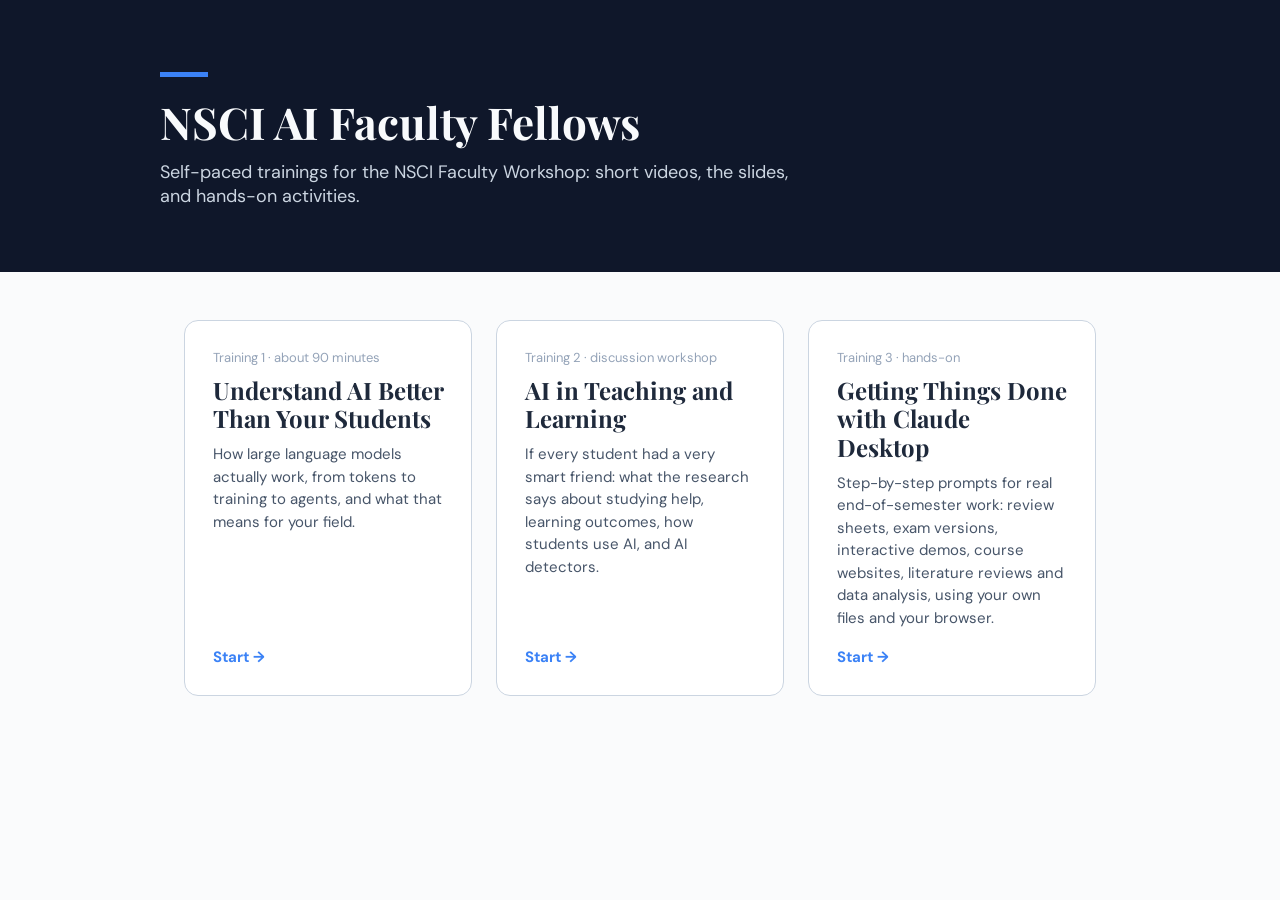
<file: index.html>
<!DOCTYPE html>
<html lang="en">
<head>
<meta charset="utf-8">
<meta name="viewport" content="width=device-width, initial-scale=1">
<title>NSCI AI Faculty Fellows</title>
<link rel="preconnect" href="https://fonts.googleapis.com">
<link href="https://fonts.googleapis.com/css2?family=Playfair+Display:wght@700&family=DM+Sans:wght@400;500;700&display=swap" rel="stylesheet">
<link rel="stylesheet" href="shared/workshop.css?v=3">
</head>
<body>
  <header class="hero">
    <div class="inner">
      <div class="bar"></div>
      <h1>NSCI AI Faculty Fellows</h1>
      <p>Self-paced trainings for the NSCI Faculty Workshop: short videos, the slides, and hands-on activities.</p>
    </div>
  </header>

  <main class="home-list">
    <!-- One card per training. To add a training, copy a card and change the link and text.
         Add class="card soon" (and remove href) for one that isn't ready yet. -->
    <a class="card" href="understanding-ai/">
      <span class="meta">Training 1 · about 90 minutes</span>
      <h2>Understand AI Better Than Your Students</h2>
      <p>How large language models actually work, from tokens to training to agents, and what that means for your field.</p>
      <span class="go">Start →</span>
    </a>
    <a class="card" href="ai-teaching-learning/">
      <span class="meta">Training 2 · discussion workshop</span>
      <h2>AI in Teaching and Learning</h2>
      <p>If every student had a very smart friend: what the research says about studying help, learning outcomes, how students use AI, and AI detectors.</p>
      <span class="go">Start →</span>
    </a>
    <a class="card" href="claude-desktop-tasks/">
      <span class="meta">Training 3 · hands-on</span>
      <h2>Getting Things Done with Claude Desktop</h2>
      <p>Step-by-step prompts for real end-of-semester work: review sheets, exam versions, interactive demos, course websites, literature reviews and data analysis, using your own files and your browser.</p>
      <span class="go">Start →</span>
    </a>
  </main>
</body>
</html>
</file>
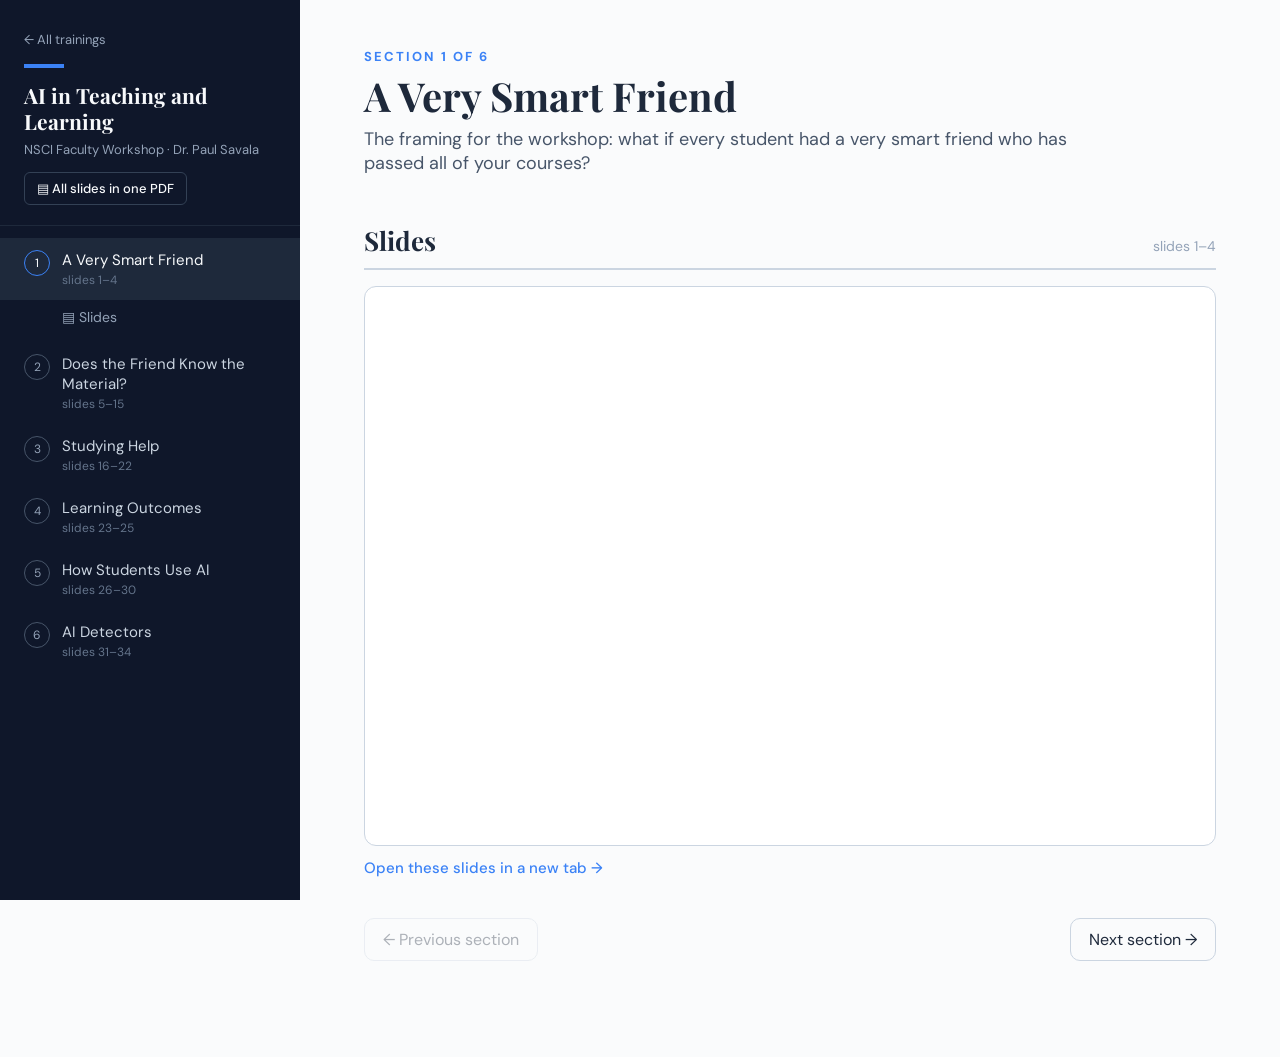
<file: ai-teaching-learning/index.html>
<!DOCTYPE html>
<html lang="en">
<head>
<meta charset="utf-8">
<meta name="viewport" content="width=device-width, initial-scale=1">
<title>AI in Teaching and Learning</title>
<link rel="preconnect" href="https://fonts.googleapis.com">
<link href="https://fonts.googleapis.com/css2?family=Playfair+Display:wght@700&family=DM+Sans:wght@400;500;700&display=swap" rel="stylesheet">
<link rel="stylesheet" href="../shared/workshop.css?v=3">
</head>
<body>
<script src="../shared/site-config.js?v=3"></script>
<script>
/* =====================================================================
   THIS TRAINING'S CONTENT: the only part to edit for this page.
   ---------------------------------------------------------------------
   This training is slides only: no videos and no activities, so the
   page hides the video blocks, the name/department fields and the
   "others' answers" panel automatically.
   slidesPdf   Path to that section's slide PDF, relative to this folder,
               e.g. "slides/section-1.pdf". Leave "" until it exists.
   slides      The slide range shown to faculty (just a label).
   fullSlidesPdf  The whole deck in one PDF, linked from the sidebar.
   ===================================================================== */
window.TRAINING = {
  id: "ai-teaching-learning",
  title: "AI in Teaching and Learning",
  subtitle: "NSCI Faculty Workshop",
  fullSlidesPdf: "slides/all-slides.pdf",
  sections: [
  { id: "s1", title: "A Very Smart Friend", slides: "1–4", slidesPdf: "slides/section-1.pdf",
    lede: "The framing for the workshop: what if every student had a very smart friend who has passed all of your courses?" },
  { id: "s2", title: "Does the Friend Know the Material?", slides: "5–15", slidesPdf: "slides/section-2.pdf",
    lede: "What benchmarks are, how today's models do on math, biology and chemistry questions, whether the friend just agrees with you, and how fast even the hardest tests are falling." },
  { id: "s3", title: "Studying Help", slides: "16–22", slidesPdf: "slides/section-3.pdf",
    lede: "What makes high-quality tutoring work, the spectrum from all-human to all-AI tutoring, and the design details that decide whether AI help works." },
  { id: "s4", title: "Learning Outcomes", slides: "23–25", slidesPdf: "slides/section-4.pdf",
    lede: "When the answer is seconds away, what should students leave our courses able to do themselves, and why?" },
  { id: "s5", title: "How Students Use AI", slides: "26–30", slidesPdf: "slides/section-5.pdf",
    lede: "What half a million student conversations show about how students actually use AI, and how we'd want them to use it." },
  { id: "s6", title: "AI Detectors", slides: "31–34", slidesPdf: "slides/section-6.pdf",
    lede: "How detectors went from unreliable to very accurate, why small error rates still add up, and whether it's worth being the AI police." }
]
};
</script>
<script src="../shared/workshop.js?v=4"></script>
</body>
</html>
</file>
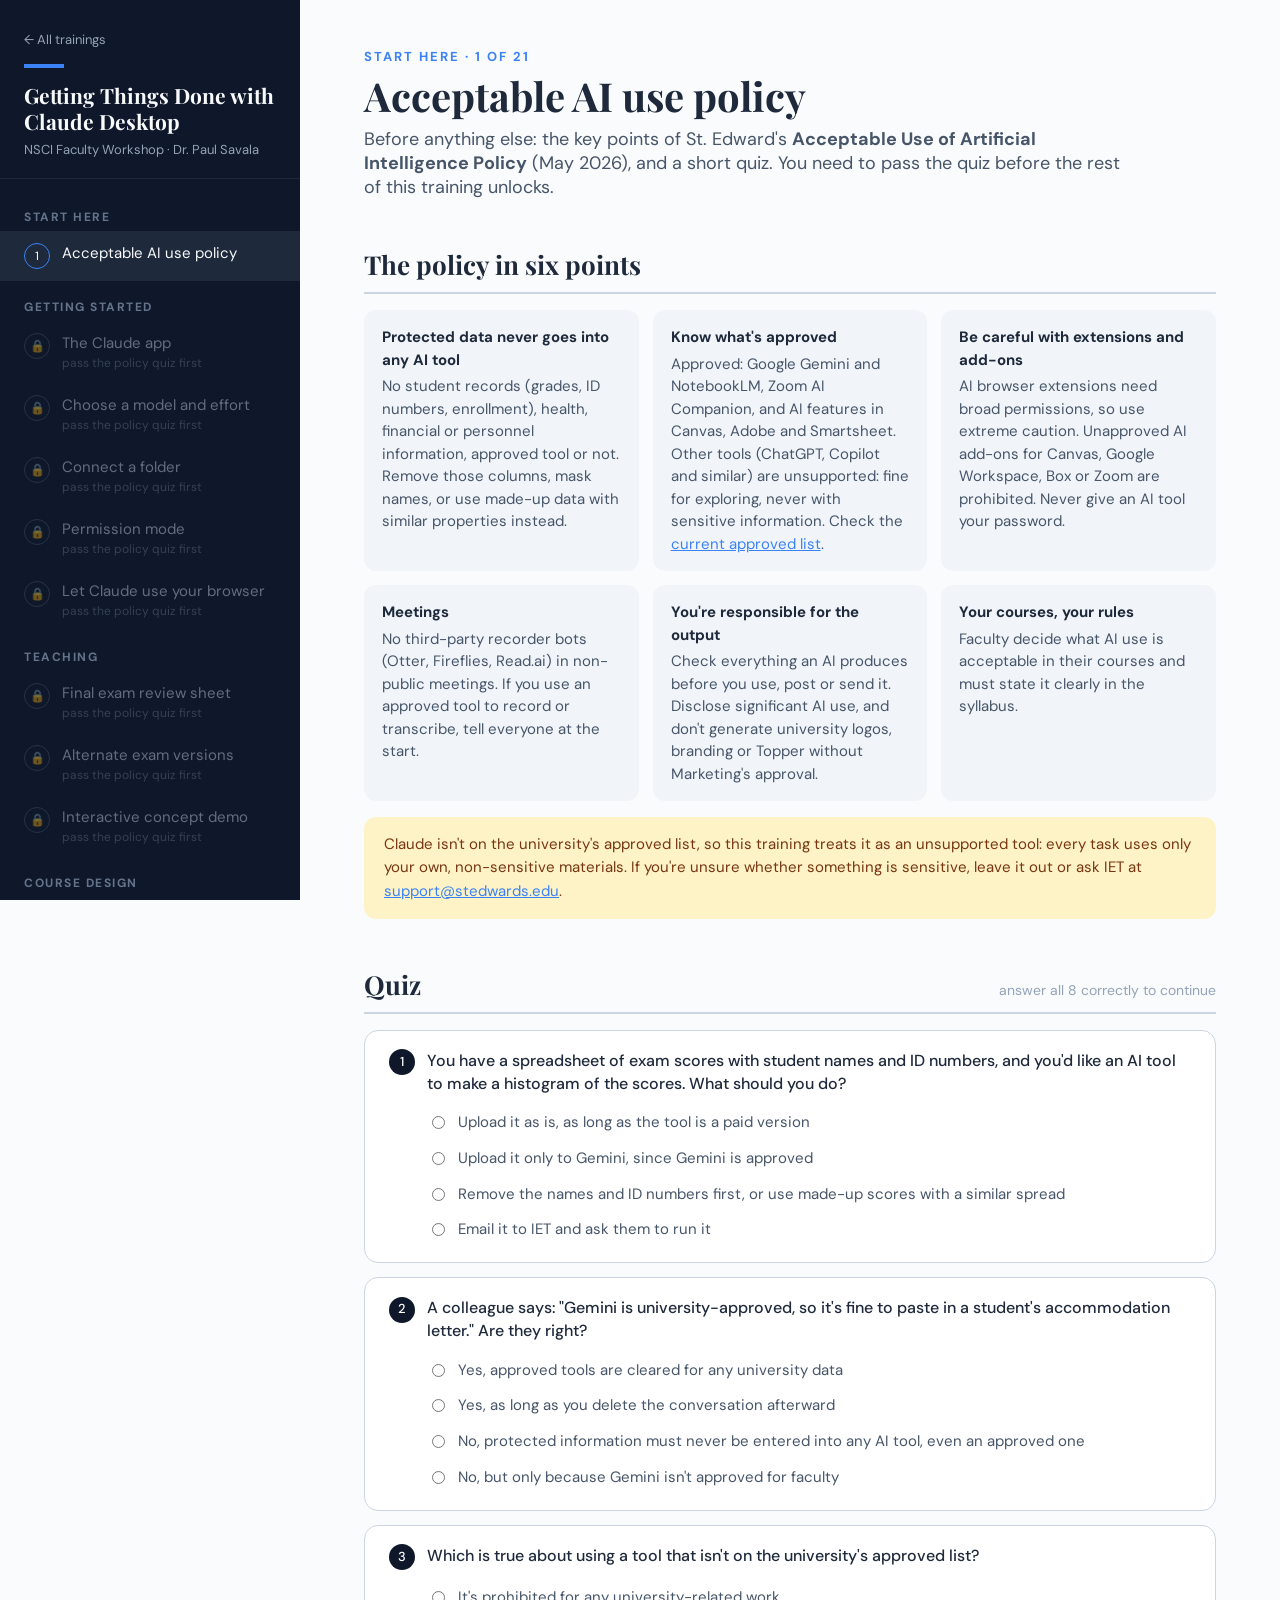
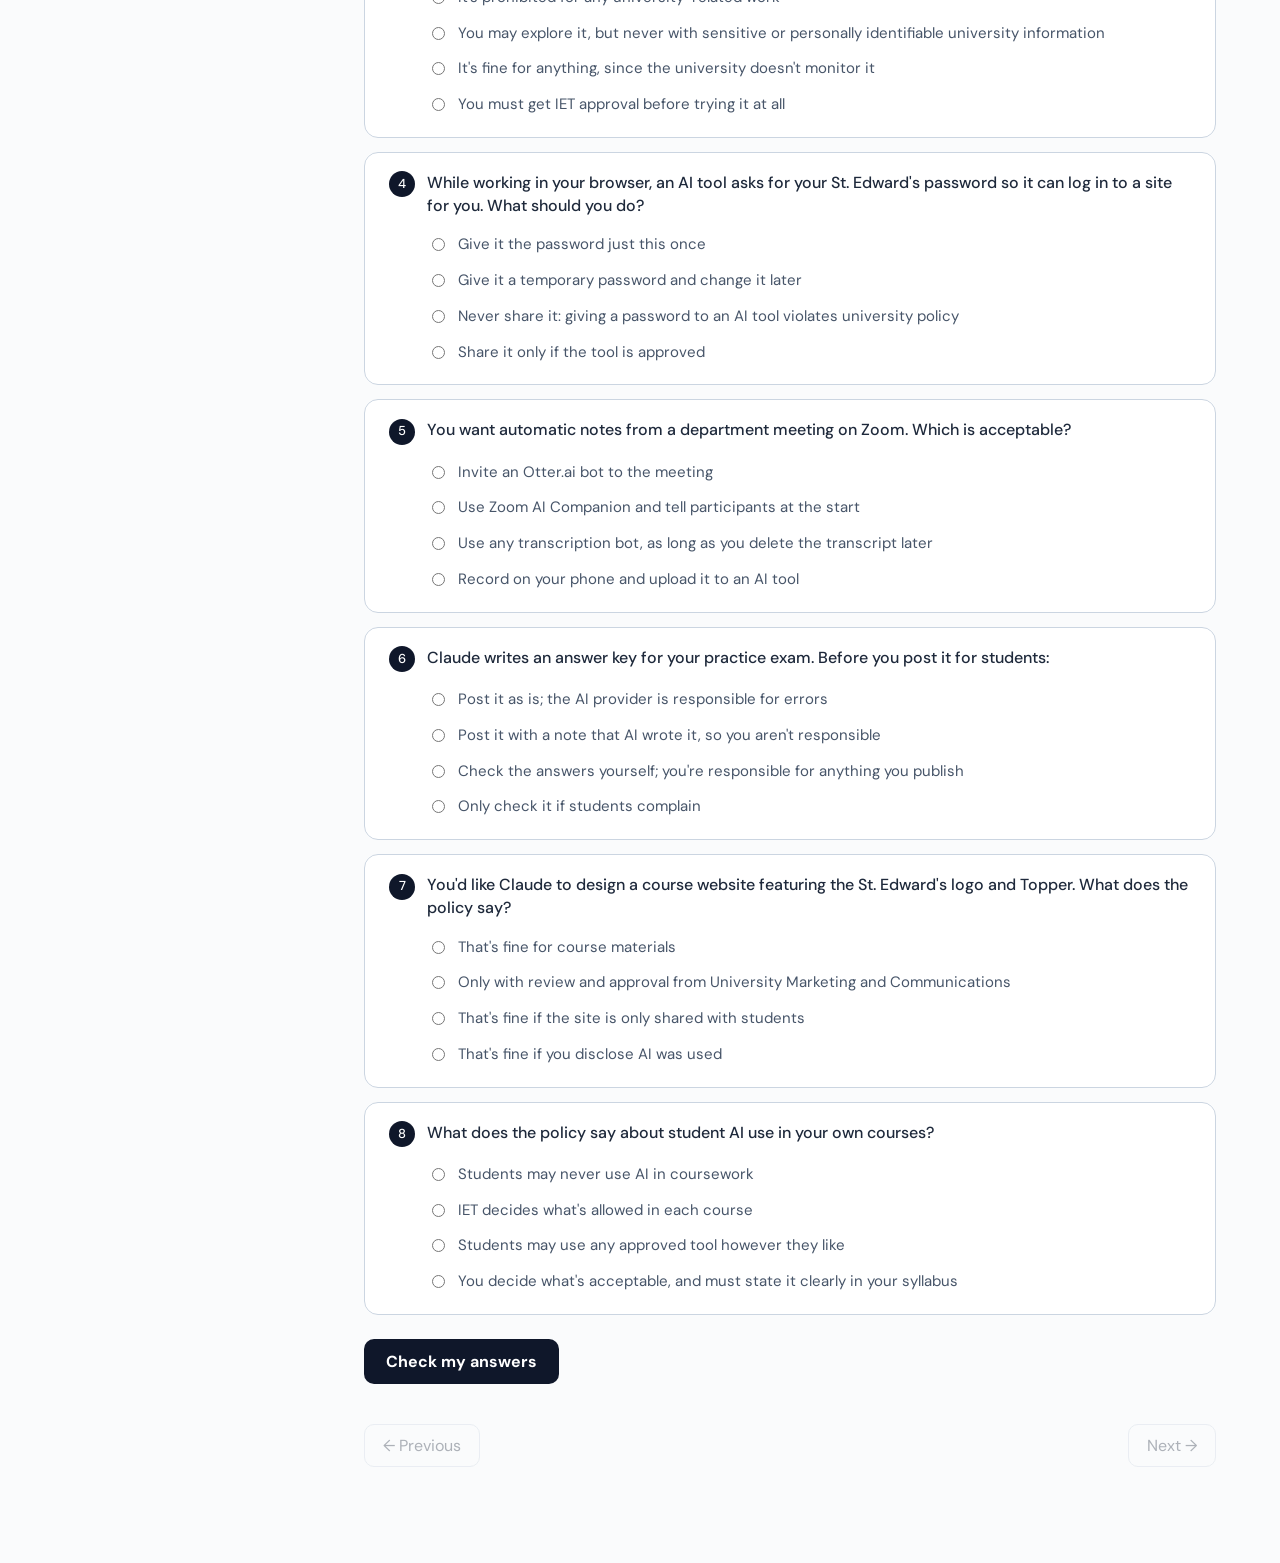
<file: claude-desktop-tasks/index.html>
<!DOCTYPE html>
<html lang="en">
<head>
<meta charset="utf-8">
<meta name="viewport" content="width=device-width, initial-scale=1">
<title>Getting Things Done with Claude Desktop</title>
<link rel="preconnect" href="https://fonts.googleapis.com">
<link href="https://fonts.googleapis.com/css2?family=Playfair+Display:wght@700&family=DM+Sans:wght@400;500;700&display=swap" rel="stylesheet">
<link rel="stylesheet" href="../shared/workshop.css?v=3">
<style>
  /* task-page extras (move into workshop.css once settled) */
  .topic-label { padding: 18px 24px 6px; font-size: 12px; font-weight: 700; letter-spacing: 1.5px; text-transform: uppercase; color: #64748B; }
  .chips { display: flex; flex-wrap: wrap; gap: 8px; margin: 0 0 28px; }
  .chip { font-size: 13px; font-weight: 700; padding: 5px 12px; border-radius: 999px; background: var(--card); color: var(--ink); }
  .chip.files { background: var(--blue-soft); }
  .chip.browser { background: #DCFCE7; color: #166534; }
  .chip.artifact { background: #FEF3C7; color: #92400E; }
  .callout { background: var(--amber-bg); color: var(--amber-ink); border-radius: 12px; padding: 16px 20px; font-size: 15px; line-height: 1.55; margin: 0 0 8px; }
  .callout b { color: var(--amber-ink); }
  ul.plain { margin: 0; padding-left: 20px; line-height: 1.7; font-size: 16px; }
  .step { background: white; border: 1px solid var(--rule); border-radius: 14px; padding: 22px 26px; margin: 0 0 16px; }
  .step h4 { margin: 0 0 6px; font-size: 18px; color: var(--ink); display: flex; gap: 12px; align-items: baseline; }
  .step h4 .n { flex: none; width: 28px; height: 28px; border-radius: 50%; background: var(--navy); color: white; display: grid; place-items: center; font-size: 14px; }
  .step p { margin: 0 0 4px; font-size: 15px; line-height: 1.55; }
  .prompt-wrap { position: relative; }
  .prompt-wrap .prompt { padding-right: 76px; }
  .copy { position: absolute; top: 8px; right: 8px; font: inherit; font-size: 12px; font-weight: 700; padding: 5px 10px; border-radius: 6px; border: 1px solid var(--rule); background: white; color: var(--ink); cursor: pointer; }
  .copy:hover { border-color: var(--blue); color: var(--blue); }
  .look { font-size: 14px; color: var(--body); margin-top: 8px; }
  .look b { color: var(--ink); }
  .tips { display: grid; grid-template-columns: repeat(auto-fill, minmax(260px, 1fr)); gap: 14px; }
  .tip { background: var(--card); border-radius: 12px; padding: 16px 18px; font-size: 15px; line-height: 1.5; }
  .tip b { display: block; color: var(--ink); margin-bottom: 4px; }
  details.extra { background: white; border: 1px solid var(--rule); border-radius: 12px; padding: 14px 20px; margin: 0 0 12px; }
  details.extra summary { cursor: pointer; font-weight: 500; color: var(--ink); }
  details.extra p { font-size: 15px; margin: 10px 0 0; }
  .guide-block { margin: 0 0 36px; }
  .guide-block p { font-size: 16px; line-height: 1.6; margin: 0 0 14px; max-width: 760px; }
  .guide-block img { display: block; max-width: 100%; max-height: 520px; border-radius: 12px; border: 1px solid var(--rule); box-shadow: 0 6px 18px rgba(15, 23, 42, 0.12); }
  /* interactive app mock */
  .mk-hint { font-size: 15px; color: var(--body); margin: 0 0 12px; }
  .mk-scroll { overflow-x: auto; border-radius: 14px; box-shadow: 0 10px 28px rgba(15, 23, 42, 0.18); }
  .mk-app { display: flex; min-width: 760px; height: 470px; background: #1a1a19; color: #e8e6e1; font-size: 14px; border-radius: 14px; overflow: hidden; }
  .mk-side { width: 210px; flex: none; background: #232322; border-right: 1px solid #333; padding: 12px 8px; display: flex; flex-direction: column; gap: 2px; }
  .mk-top { display: flex; align-items: center; gap: 8px; padding: 0 6px 12px; }
  .mk-dots i { display: inline-block; width: 10px; height: 10px; border-radius: 50%; margin-right: 4px; background: #ff5f57; }
  .mk-dots i:nth-child(2) { background: #febc2e; } .mk-dots i:nth-child(3) { background: #28c840; }
  .mk-seg { display: flex; gap: 2px; margin-left: auto; }
  .mk-ico { padding: 3px 6px; border-radius: 6px; font-size: 13px; color: #c9c7c1; }
  .mk-ico.mk-on { background: #3a3a38; }
  .mk-dim { color: #777; }
  .mk-item { padding: 8px 10px; border-radius: 8px; color: #e8e6e1; display: flex; align-items: center; gap: 6px; }
  .mk-new { background: #3a3a38; }
  .mk-plus { margin-left: auto; color: #aaa; }
  .mk-group { padding: 18px 10px 0; color: #9a978f; font-size: 13px; line-height: 1.1; border-radius: 8px; }
  .mk-acct { margin-top: auto; padding: 10px; border-top: 1px solid #333; display: flex; align-items: center; gap: 8px; border-radius: 8px; }
  .mk-av { width: 22px; height: 22px; border-radius: 50%; background: #2e9e4f; display: grid; place-items: center; font-size: 12px; font-weight: 700; color: white; }
  .mk-main { flex: 1; display: flex; flex-direction: column; align-items: center; justify-content: center; padding: 24px 32px; gap: 12px; }
  .mk-hello { font-family: Georgia, serif; font-size: 30px; color: #f2f0eb; margin-bottom: 6px; }
  .mk-star { color: #d97757; }
  .mk-box { width: 100%; max-width: 520px; background: #2f2f2d; border: 1px solid #444; border-radius: 14px; padding: 12px 14px 8px; }
  .mk-input { color: #8f8c85; padding: 2px 4px 22px; border-radius: 6px; }
  .mk-row, .mk-ctrl { display: flex; align-items: center; gap: 6px; }
  .mk-ctrl { width: 100%; max-width: 520px; padding: 0 4px; }
  .mk-sp { flex: 1; }
  .mk-pill { padding: 4px 8px; border-radius: 8px; font-size: 13px; color: #e8e6e1; }
  .mk-pill.mk-dimtxt { color: #9a978f; }
  .mk-recent { width: 100%; max-width: 520px; margin-top: 18px; padding: 6px; border-radius: 10px; }
  .mk-rhead { display: flex; justify-content: space-between; color: #9a978f; font-size: 13px; margin-bottom: 8px; }
  .mk-cards { display: flex; gap: 10px; }
  .mk-cards div { flex: 1; border: 1px solid #3a3a38; border-radius: 10px; overflow: hidden; font-size: 12px; color: #d6d3cc; padding-bottom: 6px; }
  .mk-cards i { display: block; height: 46px; margin-bottom: 6px; background: linear-gradient(135deg, #1e3a6e, #0f172a); }
  .mk-cards div:nth-child(2) i { background: linear-gradient(135deg, #e5e7eb, #93c5fd); }
  .mk-cards div:nth-child(3) i { background: linear-gradient(135deg, #f1f5f9, #cbd5e1); }
  .mk-cards div { text-indent: 8px; }
  [data-tip] { cursor: help; transition: box-shadow 0.12s, background 0.12s; }
  [data-tip]:hover, [data-tip]:focus, [data-tip].mk-active { outline: none; box-shadow: 0 0 0 2px #3B82F6; background-color: rgba(59, 130, 246, 0.14); }
  .mk-tip { position: absolute; z-index: 20; max-width: 280px; padding: 10px 14px; border-radius: 10px; background: white; color: var(--ink); font-size: 14px; line-height: 1.45; box-shadow: 0 8px 24px rgba(15, 23, 42, 0.25); pointer-events: none; opacity: 0; transition: opacity 0.12s; }
  .mk-tip.show { opacity: 1; }
  /* policy quiz */
  .sec-btn.locked { opacity: 0.45; cursor: not-allowed; }
  .sec-btn.locked:hover { background: none; }
  .quiz-q { border: 1px solid var(--rule); border-radius: 14px; background: white; padding: 18px 24px 14px; margin: 0 0 14px; }
  .quiz-q legend { display: flex; gap: 12px; align-items: baseline; font-size: 16px; font-weight: 500; color: var(--ink); line-height: 1.45; padding: 0; float: left; width: 100%; margin-bottom: 10px; }
  .quiz-q legend .n { flex: none; width: 26px; height: 26px; border-radius: 50%; background: var(--navy); color: white; display: grid; place-items: center; font-size: 13px; }
  .quiz-opt { display: flex; gap: 10px; align-items: flex-start; clear: both; padding: 7px 10px 7px 38px; border-radius: 8px; font-size: 15px; line-height: 1.45; cursor: pointer; }
  .quiz-opt:hover { background: var(--card); }
  .quiz-opt input { margin-top: 4px; }
  .quiz-q.right { border-color: var(--green); }
  .quiz-q.wrong { border-color: var(--red); }
  .quiz-why { margin: 8px 0 0 38px; font-size: 14px; }
  .quiz-q.right .quiz-why { color: var(--green); }
  .quiz-q.wrong .quiz-why { color: var(--red); }
  .quiz-pass { background: #DCFCE7; color: #166534; font-weight: 700; border-radius: 12px; padding: 12px 16px; margin: 0 0 16px; }
  .vid-tag { display: inline-block; vertical-align: 1px; white-space: nowrap; margin: 3px 0 0; padding: 1px 7px; border-radius: 999px; background: #1E3A8A; color: #BFDBFE; font-size: 10px; letter-spacing: 0.5px; }
  .vid-dot { color: #93C5FD; font-size: 11px; }
  /* sharing page */
  .share-who { display: flex; gap: 16px; flex-wrap: wrap; }
  .share-who label { flex: 1; min-width: 220px; display: flex; flex-direction: column; gap: 6px; font-weight: 500; color: var(--ink); font-size: 15px; }
  .share-who input, .share-who select { padding: 10px 12px; border: 1px solid var(--rule); border-radius: 10px; font: inherit; font-size: 15px; background: var(--bg); color: var(--ink); }
  .q label small { font-weight: 400; color: var(--muted); }
  .share-checks { display: grid; grid-template-columns: repeat(auto-fill, minmax(240px, 1fr)); gap: 6px 16px; }
  .share-checks label { display: flex; gap: 8px; align-items: baseline; font-weight: 400; font-size: 15px; margin: 0; cursor: pointer; }
  .share-private { display: flex; gap: 10px; align-items: baseline; margin-top: 22px; padding: 12px 14px; border-radius: 10px; background: var(--card); font-size: 15px; cursor: pointer; }
  .share-list .others-dept { background: white; border: 1px solid var(--rule); border-radius: 12px; padding: 0 18px 8px; margin-bottom: 12px; }
  .share-card { border-top: 1px solid var(--rule); padding: 12px 0; }
  .share-card p { margin: 6px 0; font-size: 15px; line-height: 1.5; white-space: pre-wrap; }
  .share-tags { display: flex; flex-wrap: wrap; gap: 6px; }
  .share-tags .chip { font-size: 12px; padding: 3px 10px; }
  .share-how { font-weight: 700; color: var(--ink); }
  .share-tip { background: var(--card); border-radius: 8px; padding: 8px 12px; }
  .share-nudge { margin-top: 40px; padding: 16px 20px; border-radius: 12px; background: var(--blue-soft); color: var(--ink); font-size: 15px; }
  .share-nudge a { font-weight: 700; }
</style>
</head>
<body>
<script src="../shared/site-config.js?v=3"></script>
<script>
/* Interactive mock of the Claude desktop landing page (Getting started → The Claude app).
   Each element with data-tip shows that text on hover, focus or tap. */
window.MOCK_APP = `
<p class="mk-hint">Hover over (or tap) any part of the window to see what it does.</p>
<div class="mk-scroll"><div class="mk-app">
  <div class="mk-side">
    <div class="mk-top">
      <span class="mk-dots"><i></i><i></i><i></i></span>
      <span class="mk-ico" data-tip="Show or hide this sidebar.">▯</span>
      <span class="mk-ico mk-dim">‹ ›</span>
      <span class="mk-seg">
        <span class="mk-ico mk-on" data-tip="Chat: the regular Claude you'll use for everything on this site.">💬</span>
        <span class="mk-ico" data-tip="Code: Claude Code, a separate mode for programming projects. You won't need it here.">&lt;/&gt;</span>
      </span>
    </div>
    <div class="mk-item mk-new" data-tip="New: start a fresh task. Start a new one for each separate job, so Claude isn't distracted by an earlier conversation.">＋ New</div>
    <div class="mk-item" data-tip="Search: find a past conversation by keyword.">⌕ Search</div>
    <div class="mk-item" data-tip="Projects: a home for related work, such as one per course. Files and instructions you add to a project are available in every conversation inside it.">▤ Projects</div>
    <div class="mk-item" data-tip="Artifacts: everything Claude has built for you, such as web pages, interactive demos, slide decks and documents, kept in one place so you can reopen and share them.">❏ Artifacts <span class="mk-plus">＋</span></div>
    <div class="mk-item" data-tip="Scheduled: tasks you've asked Claude to run automatically, such as a weekly summary.">◷ Scheduled</div>
    <div class="mk-item" data-tip="Design: make visual designs such as posters, flyers and mockups.">◎ Design</div>
    <div class="mk-item" data-tip="Customize: add skills and connect other apps so Claude can use them. Only connect personal accounts, such as your personal Google Drive, never your St. Edward’s Google Drive or other university accounts.">▣ Customize</div>
    <div class="mk-group" data-tip="Pinned and Recents: your past conversations. Pin the ones you come back to often.">Pinned ›<br><br>Recents ›</div>
    <div class="mk-acct" data-tip="Your account: your plan (which decides which models you can use) and settings."><span class="mk-av">P</span> Your name · Plan ⌄</div>
  </div>
  <div class="mk-main">
    <div class="mk-hello"><span class="mk-star">✳</span> Back at it</div>
    <div class="mk-box">
      <div class="mk-input" data-tip="Type what you want here, in plain language. The more specific you are about the result you want, the better.">How can I help you today?</div>
      <div class="mk-row">
        <span class="mk-ico" data-tip="Add files or images to this conversation, such as a syllabus or a screenshot.">＋</span>
        <span class="mk-sp"></span>
        <span class="mk-ico" data-tip="Dictate: speak instead of typing.">🎙</span>
        <span class="mk-ico" data-tip="Voice mode: have a spoken conversation with Claude.">〰</span>
      </div>
    </div>
    <div class="mk-ctrl">
      <span class="mk-pill" data-tip="Project or folder: choose a folder on your computer that Claude can read and change. See Connect a folder.">Project or folder ⌄</span>
      <span class="mk-sp"></span>
      <span class="mk-pill" data-tip="Model: which version of Claude does the work. Bigger models are more capable but slower. See Choose a model and effort.">Opus 5.5</span>
      <span class="mk-pill mk-dimtxt" data-tip="Effort: how long Claude thinks before answering. Raise it for hard problems. See Choose a model and effort.">Medium</span>
      <span class="mk-pill" data-tip="Permission mode: Manual asks before Claude uses a new tool or website; Auto lets it work on its own. See Permission mode.">Auto</span>
    </div>
    <div class="mk-recent" data-tip="Recent artifacts: the last few things Claude built for you. Click one to open it, or View all to see every one.">
      <div class="mk-rhead"><span>Recent artifacts</span><span>View all</span></div>
      <div class="mk-cards"><div><i></i>Course website</div><div><i></i>Predator–prey demo</div><div><i></i>Final review</div></div>
    </div>
  </div>
</div></div>
<div class="mk-tip" id="mkTip" role="tooltip"></div>`;
</script>
<script>
/* =====================================================================
   THIS TRAINING'S CONTENT. Topics hold tasks (step-by-step prompts) or
   guide pages (guide: true, with blocks of text and screenshots).
   Add youtubeId: "..." (and optionally videoMins: "8 min") to any task
   or guide page to embed a video there; the sidebar marks it with a "▶ video" pill.
   Each task: topic, title, mode ("files", "browser", or both), time, lede,
   before (checklist), steps [{title, why, prompt, look}], tips, extras.
   ===================================================================== */
window.TASKS = {
  "title": "Getting Things Done with Claude Desktop",
  "subtitle": "NSCI Faculty Workshop",
  "topics": [
    {
      "name": "Start here",
      "tasks": [
        {
          "id": "policy",
          "title": "Acceptable AI use policy",
          "policy": true,
          "time": "about 10 minutes",
          "lede": "Before anything else: the key points of St. Edward's <b>Acceptable Use of Artificial Intelligence Policy</b> (May 2026), and a short quiz. You need to pass the quiz before the rest of this training unlocks.",
          "points": [
            [
              "Protected data never goes into any AI tool",
              "No student records (grades, ID numbers, enrollment), health, financial or personnel information, approved tool or not. Remove those columns, mask names, or use made-up data with similar properties instead."
            ],
            [
              "Know what's approved",
              "Approved: Google Gemini and NotebookLM, Zoom AI Companion, and AI features in Canvas, Adobe and Smartsheet. Other tools (ChatGPT, Copilot and similar) are unsupported: fine for exploring, never with sensitive information. Check the <a href=\"https://support.stedwards.edu/TDClient/96/Portal/KB/ArticleDet?ID=999\" target=\"_blank\" rel=\"noopener\">current approved list</a>."
            ],
            [
              "Be careful with extensions and add-ons",
              "AI browser extensions need broad permissions, so use extreme caution. Unapproved AI add-ons for Canvas, Google Workspace, Box or Zoom are prohibited. Never give an AI tool your password."
            ],
            [
              "Meetings",
              "No third-party recorder bots (Otter, Fireflies, Read.ai) in non-public meetings. If you use an approved tool to record or transcribe, tell everyone at the start."
            ],
            [
              "You're responsible for the output",
              "Check everything an AI produces before you use, post or send it. Disclose significant AI use, and don't generate university logos, branding or Topper without Marketing's approval."
            ],
            [
              "Your courses, your rules",
              "Faculty decide what AI use is acceptable in their courses and must state it clearly in the syllabus."
            ]
          ],
          "note": "Claude isn't on the university's approved list, so this training treats it as an unsupported tool: every task uses only your own, non-sensitive materials. If you're unsure whether something is sensitive, leave it out or ask IET at <a href=\"mailto:support@stedwards.edu\">support@stedwards.edu</a>.",
          "quiz": [
            {
              "q": "You have a spreadsheet of exam scores with student names and ID numbers, and you'd like an AI tool to make a histogram of the scores. What should you do?",
              "options": [
                "Upload it as is, as long as the tool is a paid version",
                "Upload it only to Gemini, since Gemini is approved",
                "Remove the names and ID numbers first, or use made-up scores with a similar spread",
                "Email it to IET and ask them to run it"
              ],
              "answer": 2,
              "why": "Protected data never goes into any AI tool, approved or not. The policy's suggested fixes are removing identifying columns, masking, or synthetic data."
            },
            {
              "q": "A colleague says: \"Gemini is university-approved, so it's fine to paste in a student's accommodation letter.\" Are they right?",
              "options": [
                "Yes, approved tools are cleared for any university data",
                "Yes, as long as you delete the conversation afterward",
                "No, protected information must never be entered into any AI tool, even an approved one",
                "No, but only because Gemini isn't approved for faculty"
              ],
              "answer": 2,
              "why": "Approval covers security and support, not permission to enter protected data. The rule applies to every AI system."
            },
            {
              "q": "Which is true about using a tool that isn't on the university's approved list?",
              "options": [
                "It's prohibited for any university-related work",
                "You may explore it, but never with sensitive or personally identifiable university information",
                "It's fine for anything, since the university doesn't monitor it",
                "You must get IET approval before trying it at all"
              ],
              "answer": 1,
              "why": "Unsupported tools can be used for experimentation, but entering sensitive or personal university data into them is prohibited with no exceptions."
            },
            {
              "q": "While working in your browser, an AI tool asks for your St. Edward's password so it can log in to a site for you. What should you do?",
              "options": [
                "Give it the password just this once",
                "Give it a temporary password and change it later",
                "Never share it: giving a password to an AI tool violates university policy",
                "Share it only if the tool is approved"
              ],
              "answer": 2,
              "why": "Passwords must never be given to AI tools. Log in yourself, or skip that part of the task."
            },
            {
              "q": "You want automatic notes from a department meeting on Zoom. Which is acceptable?",
              "options": [
                "Invite an Otter.ai bot to the meeting",
                "Use Zoom AI Companion and tell participants at the start",
                "Use any transcription bot, as long as you delete the transcript later",
                "Record on your phone and upload it to an AI tool"
              ],
              "answer": 1,
              "why": "Third-party recorder bots are prohibited in non-public meetings. Approved tools like Zoom AI Companion are fine, with notice to participants."
            },
            {
              "q": "Claude writes an answer key for your practice exam. Before you post it for students:",
              "options": [
                "Post it as is; the AI provider is responsible for errors",
                "Post it with a note that AI wrote it, so you aren't responsible",
                "Check the answers yourself; you're responsible for anything you publish",
                "Only check it if students complain"
              ],
              "answer": 2,
              "why": "AI output must be verified by a person, and the user, not the AI provider, is responsible for what's published."
            },
            {
              "q": "You'd like Claude to design a course website featuring the St. Edward's logo and Topper. What does the policy say?",
              "options": [
                "That's fine for course materials",
                "Only with review and approval from University Marketing and Communications",
                "That's fine if the site is only shared with students",
                "That's fine if you disclose AI was used"
              ],
              "answer": 1,
              "why": "Generating or manipulating university logos, branding or Topper requires approval from Marketing and Communications (brand@stedwards.edu)."
            },
            {
              "q": "What does the policy say about student AI use in your own courses?",
              "options": [
                "Students may never use AI in coursework",
                "IET decides what's allowed in each course",
                "Students may use any approved tool however they like",
                "You decide what's acceptable, and must state it clearly in your syllabus"
              ],
              "answer": 3,
              "why": "Faculty determine acceptable AI use in their courses and must articulate it in the syllabus."
            }
          ]
        }
      ]
    },
    {
      "name": "Getting started",
      "tasks": [
        {
          "id": "the-app",
          "title": "The Claude app",
          "guide": true,
          "time": "2 min read",
          "lede": "Claude Desktop looks like a chat window, but it can also work with files on your computer and use your web browser. Here's what you'll see when you open it.",
          "blocks": [
            {
              "h": "The main window",
              "mock": true,
              "text": "This is what you see when you open Claude Desktop. Most of the time you only need three things: <b>New</b> to start a task, the <b>message box</b> to say what you want, and the <b>controls under the box</b>."
            },
            {
              "h": "The three controls under the box",
              "img": "img/compose-box.png",
              "alt": "The message box with Project or folder, model, effort and permission controls",
              "text": "Before you start a task, glance at these. <b>Project or folder</b> chooses which folder Claude can work in. <b>Opus 5.5 Medium</b> is the model and how hard it thinks. <b>Auto</b> (or Manual) controls how often Claude stops to ask your permission. Each one has its own page in this section."
            }
          ],
          "youtubeId": "uER16oUi9gg"
        },
        {
          "id": "model-effort",
          "title": "Choose a model and effort",
          "guide": true,
          "time": "2 min read",
          "lede": "Which model you use, and how hard you let it think, makes a big difference to the results. Defaults are fine for quick questions; turn things up for anything hard.",
          "blocks": [
            {
              "h": "The model menu",
              "img": "img/model-menu.png",
              "alt": "The model menu listing Fable, Opus, Sonnet and Haiku, with an Effort setting",
              "text": "Click the model name under the message box. Bigger models are more capable but slower: <b>Fable</b> is for the toughest problems, <b>Opus</b> is a strong everyday choice, and <b>Sonnet</b> and <b>Haiku</b> are faster for simple jobs. <b>Effort</b> sets how long Claude thinks before answering."
            },
            {
              "h": "A simple rule",
              "text": "Start with Opus at Medium effort. If a result is shallow or wrong on something hard (a tricky problem, a careful critique, a long analysis), raise the effort or switch to a bigger model and try again before giving up. As we saw in the workshop, the same model can go from failing to excelling on a hard benchmark just by thinking longer."
            }
          ]
        },
        {
          "id": "connect-folder",
          "title": "Connect a folder",
          "guide": true,
          "time": "2 min read",
          "lede": "Claude can only see the folders you give it. Connecting one lets it read, organize and create files there.",
          "blocks": [
            {
              "h": "1. Add the folder",
              "img": "img/add-folder.png",
              "alt": "The Project or folder menu with Add folder highlighted",
              "text": "Click <b>Project or folder</b> under the message box, then <b>Add folder</b>, and pick the folder. Tip: make a copy of the folder first and connect the copy."
            },
            {
              "h": "2. Allow access",
              "img": "img/folder-access.png",
              "alt": "A dialog asking to allow Claude to access a folder",
              "text": "Your computer asks you to confirm. Click <b>Allow</b>. Leave \"Don't ask again\" unchecked while you're learning."
            },
            {
              "h": "3. Approve changes",
              "img": "img/change-files.png",
              "alt": "A prompt asking to allow Claude to change files in a folder",
              "text": "The first time Claude wants to change files, it asks. <b>Allow</b> approves it for this task; <b>Always allow</b> approves it from now on. Choose Allow until you're comfortable."
            },
            {
              "h": "Keep it safe",
              "text": "Only connect folders with your own materials. Never connect a folder with student work, grades, rosters or other sensitive university information."
            }
          ]
        },
        {
          "id": "permissions",
          "title": "Permission mode",
          "guide": true,
          "time": "1 min read",
          "lede": "This setting decides how often Claude stops to check with you.",
          "blocks": [
            {
              "h": "Manual or Auto",
              "img": "img/permission-mode.png",
              "alt": "The permission mode menu with Manual and Auto options",
              "text": "Click <b>Manual</b> or <b>Auto</b> under the message box. <b>Manual</b> asks before Claude uses a new tool or opens a new website. <b>Auto</b> lets it work on its own and pause only when something looks unsafe. Use Manual while you're learning: the prompts show you what Claude is doing, and you can say no to anything."
            }
          ]
        },
        {
          "id": "browser",
          "title": "Let Claude use your browser",
          "guide": true,
          "time": "2 min read",
          "lede": "With the Claude extension for Chrome, Claude can open web pages, read them, and fill in forms for you.",
          "blocks": [
            {
              "h": "1. Install and pin the extension",
              "img": "img/chrome-extension.png",
              "alt": "Chrome's extensions menu with the Claude extension and a pin button",
              "text": "Install the <a href=\"https://chromewebstore.google.com/detail/claude/fcoeoabgfenejglbffodgkkbkcdhcgfn\" target=\"_blank\" rel=\"noopener\"><b>Claude extension from the Chrome Web Store</b></a> and sign in with the same account you use for Claude Desktop. Then open Chrome's extensions menu (the puzzle piece) and click the pin next to Claude so it stays in your toolbar."
            },
            {
              "h": "2. Claude in Chrome",
              "img": "img/chrome-panel.png",
              "alt": "Claude open in a side panel in Chrome",
              "text": "Clicking the Claude icon opens a side panel where you can ask Claude to do things on the page in front of you. Claude Desktop can also use Chrome when a task needs the web; in Manual mode it asks before opening each new site."
            },
            {
              "h": "Keep it safe",
              "text": "Claude works in your real browser, where you're signed in. Before a browser task, close tabs you don't want it to see, especially email and the LMS, and only approve the sites the task needs."
            }
          ]
        }
      ]
    },
    {
      "name": "Teaching",
      "tasks": [
        {
          "id": "review-sheet",
          "title": "Final exam review sheet",
          "modes": [
            "files"
          ],
          "time": "about 20 minutes",
          "lede": "Turn your own lecture notes and slides into a study guide for the final: the key ideas, a formula or concept sheet, and practice problems with an answer key.",
          "before": [
            "<b>Leave out anything with student information</b>, such as graded work or gradebook exports.",
            "<b>Know which weeks or chapters the final covers.</b> You'll type that into the first prompt."
          ],
          "steps": [
            {
              "title": "Make a folder and connect it",
              "why": "On your desktop, make a new folder called <b>Final Review</b> and copy your lecture notes, slides, and a past exam or problem set for the course (PDF, Word and PowerPoint all work) into it. In Claude, click <b>New</b>, then <b>Project or folder → Add folder</b>, choose <b>Final Review</b>, and click <b>Allow</b> (<a href=\"#connect-folder\">how</a>)."
            },
            {
              "title": "Ask Claude to list the topics on the final",
              "why": "Checking the topic list first makes sure the review sheet matches what you actually taught.",
              "prompt": "Read the course materials in this folder. List the main topics we covered, in order, with the key ideas, definitions and formulas for each. The final covers [weeks or chapters]. Don't write the review sheet yet.",
              "look": "Cross out anything that won't be on the final, and add anything it missed."
            },
            {
              "title": "Ask for the review sheet",
              "why": "Telling it the length and who it's for keeps it from turning into a second textbook.",
              "prompt": "Write a review sheet for my students: one section per topic with the key ideas in plain language, then a one-page formula and concept sheet at the end. Keep it to about [4] pages. Use the same notation and terms as my notes. Save it as a Word document called Final Review.",
              "look": "Check that the notation matches yours. Students notice when it doesn't."
            },
            {
              "title": "Ask for practice problems and a key",
              "why": "Asking it to solve and check each problem catches errors before your students do.",
              "prompt": "Add 2–3 practice problems for each topic, similar in style and difficulty to the problems in my materials. Work out each solution step by step, check each answer, and put the solutions in a separate answer key file.",
              "look": "Work two or three problems yourself and compare with the key."
            }
          ],
          "tips": [
            [
              "Use your own materials",
              "Pointing Claude at your notes keeps the review sheet in your notation and at your level, not a generic textbook's."
            ],
            [
              "Separate the key",
              "A separate answer key lets you post the review sheet first and the solutions later."
            ],
            [
              "Match your style",
              "\"Similar to the problems in my materials\" gets problems that look like yours."
            ]
          ],
          "extras": [
            [
              "A version for a review session",
              "Turn the review sheet into 10 slides for an in-class review session, with one practice problem per slide and the solution on the following slide."
            ]
          ],
          "youtubeId": "_pcu74daAi0"
        },
        {
          "id": "alt-exam",
          "title": "Alternate exam versions",
          "modes": [
            "files"
          ],
          "time": "about 20 minutes",
          "lede": "Make a makeup or alternate version of your own exam: same skills, same difficulty, new numbers or scenarios, with a checked answer key.",
          "before": [
            "<b>No student work.</b> Just the blank exam and your key."
          ],
          "steps": [
            {
              "title": "Make a folder and connect it",
              "why": "On your desktop, make a new folder called <b>Exam Versions</b> and copy the exam you want a new version of, and its answer key if you have one into it. In Claude, click <b>New</b>, then <b>Project or folder → Add folder</b>, choose <b>Exam Versions</b>, and click <b>Allow</b> (<a href=\"#connect-folder\">how</a>)."
            },
            {
              "title": "Ask what each question tests",
              "why": "An alternate version is only fair if each question tests the same skill at the same level.",
              "prompt": "Read the exam in this folder. For each question, tell me what skill or concept it tests and what makes it easy or hard (the steps involved, any traps). Don't write anything new yet.",
              "look": "Correct anything it got wrong. This list is what the new version has to match."
            },
            {
              "title": "Ask for Version B",
              "why": "Saying what to change, and what to keep, gets a true parallel version instead of a different exam.",
              "prompt": "Write an alternate version of this exam. Each question should test the same skill at the same difficulty, but with different numbers, compounds, organisms or scenarios, so a student who saw the original can't simply reuse answers. Keep the same format, point values and order. Save it as a Word document called Exam - Version B.",
              "look": "Read a few questions side by side with the originals. Same skill? Same difficulty?"
            },
            {
              "title": "Ask for a checked answer key",
              "why": "For anything with a numerical answer, having Claude check its work with code catches arithmetic slips.",
              "prompt": "Write a complete answer key for Version B with worked solutions. For every question with a numerical answer, check the answer by running a calculation in code, and tell me about any answer that didn't match on the first try. Save it as Exam - Version B Key.",
              "look": "Spot-check a few answers yourself, especially any it flagged."
            }
          ],
          "tips": [
            [
              "Skills first",
              "Listing what each question tests is what keeps the two versions equally hard."
            ],
            [
              "Ask it to check with code",
              "Claude can make arithmetic mistakes when writing; running the numbers catches them."
            ],
            [
              "Say what stays the same",
              "Format, point values and order all matter for fairness, so name them."
            ]
          ],
          "extras": [
            [
              "Scramble the order",
              "Make a third version with the same questions as Version B, but with the question order and multiple-choice options shuffled, plus a matching key."
            ]
          ]
        },
        {
          "id": "demo",
          "title": "Interactive concept demo",
          "modes": [
            "artifact"
          ],
          "time": "about 20 minutes",
          "lede": "Have Claude build an interactive web page for a concept you teach, such as predator–prey dynamics with sliders for birth and death rates, that students can play with to build intuition.",
          "before": [
            "Pick a concept where seeing it change would help: a model with parameters, a process over time, or a curve that depends on conditions."
          ],
          "steps": [
            {
              "title": "Start a new task",
              "why": "In Claude, click <b>New</b>. You don't need a folder for this one. Before you paste the first prompt, decide three things: the <b>concept</b>, the <b>2–4 things students should be able to change</b> (these become sliders), and <b>what you want them to notice</b>."
            },
            {
              "title": "Ask Claude to build the demo",
              "why": "Saying what students should learn, not just what to draw, gets a demo that teaches rather than just moves.",
              "prompt": "Build an interactive web page for my [course] students about [concept, e.g. Lotka–Volterra predator–prey dynamics]. Students should be able to change [the parameters, e.g. prey birth rate, predation rate, predator death rate] with sliders and immediately see [what changes, e.g. the population graphs over time]. The goal is for them to notice [what you want them to see, e.g. that the populations cycle, and how the cycles change]. Keep it simple and readable on a phone.",
              "look": "Play with it. Does it behave the way the real system does at the extremes?"
            },
            {
              "title": "Ask it to explain the model",
              "why": "A demo that looks right but uses the wrong equation is worse than none, so make Claude show its work.",
              "prompt": "Explain the equations or rules your demo uses and the default parameter values. Are there any simplifications a student should know about?",
              "look": "Compare with how you teach it. Ask it to change anything that doesn't match your notation or model."
            },
            {
              "title": "Ask for guided questions",
              "why": "A few guided questions turn a toy into an activity.",
              "prompt": "Add a short 'Try this' box with 3 questions that lead students to discover [the key idea], each answered by changing a slider. Don't give the answers on the page.",
              "look": ""
            },
            {
              "title": "Publish and share the link",
              "why": "Claude can publish the page as an artifact with its own link.",
              "prompt": "Publish this as an artifact I can share with my students.",
              "look": "Open the link in a private browser window to check that students will be able to see it, then add the link to your LMS or course website."
            }
          ],
          "tips": [
            [
              "Say what students should notice",
              "That one sentence shapes the whole design."
            ],
            [
              "Verify the model",
              "Ask for the equations and defaults. It's your name on the demo."
            ],
            [
              "Iterate in plain language",
              "\"Make the sliders bigger\", \"add a phase plot\", \"use our textbook's symbols\" all work."
            ]
          ],
          "extras": [
            [
              "Ideas for other fields",
              "Suggest 5 concepts from [course] that would make good interactive demos, and say what students would learn from each."
            ]
          ]
        }
      ]
    },
    {
      "name": "Course design",
      "tasks": [
        {
          "id": "website",
          "title": "Build a course website",
          "modes": [
            "files",
            "artifact"
          ],
          "time": "about 30 minutes",
          "lede": "Have Claude turn your syllabus and course files into a clean course website: schedule, policies, resources and links, all in one place.",
          "before": [
            "<b>Nothing with student information.</b> A course site is public by design."
          ],
          "steps": [
            {
              "title": "Make a folder and connect it",
              "why": "On your desktop, make a new folder called <b>Course Website</b> and copy your syllabus, plus any handouts or resource lists you want on the site into it. In Claude, click <b>New</b>, then <b>Project or folder → Add folder</b>, choose <b>Course Website</b>, and click <b>Allow</b> (<a href=\"#connect-folder\">how</a>)."
            },
            {
              "title": "Ask for a site plan",
              "why": "Agreeing on the structure first is easier than rearranging a finished site.",
              "prompt": "Read my syllabus and the course files in this folder. Propose a simple course website: the pages or sections it should have (for example Home, Schedule, Policies, Resources) and what goes on each. Don't build it yet.",
              "look": "Add or remove sections now."
            },
            {
              "title": "Ask Claude to build it",
              "why": "Describing the feel you want gets you a design you like on the first try.",
              "prompt": "Build the website as a single page with a menu for the sections. Make it clean and easy to read on a phone, with the schedule as a table by week. Use [your school colors / a simple, professional look]. Show it to me when it's done.",
              "look": "Read every date and policy. Claude copies from your syllabus, but check anything that matters."
            },
            {
              "title": "Publish and test the link",
              "why": "An artifact link is the simplest way to share it, with no web hosting account needed.",
              "prompt": "Publish the website as an artifact I can share with my students.",
              "look": "Open the link in a private browser window to make sure students can see it. Then put the link in your LMS."
            }
          ],
          "tips": [
            [
              "Structure, then build, then publish",
              "Each step is easy to check before the next."
            ],
            [
              "Keep updating it",
              "Later, just ask: \"Add Exam 2 to the schedule on March 12 and republish.\""
            ],
            [
              "Add your demos",
              "If you built an interactive demo, ask Claude to add a Resources link to it."
            ]
          ],
          "extras": [
            [
              "Other places to host it",
              "If you'd rather host it yourself, ask: \"Save the website as files in my folder so I can upload them to Google Sites or my university web space.\""
            ]
          ],
          "youtubeId": "71UIgjSkwag"
        },
        {
          "id": "syllabus",
          "title": "Update your syllabus for spring",
          "modes": [
            "browser",
            "files"
          ],
          "time": "about 15 minutes",
          "lede": "Have Claude read the university's spring academic calendar and update every date in your syllabus: class meetings, holidays, exams and the final exam slot.",
          "before": [
            "<b>Know your spring meeting days and time.</b> You'll type them into the first prompt."
          ],
          "steps": [
            {
              "title": "Make a folder, connect it, and find the calendar",
              "why": "On your desktop, make a new folder called <b>Spring Syllabus</b> and copy last term's syllabus into it. In Claude, click <b>New</b>, then <b>Project or folder → Add folder</b>, choose <b>Spring Syllabus</b>, and click <b>Allow</b> (<a href=\"#connect-folder\">how</a>). In Chrome, make sure the Claude extension is installed and signed in (<a href=\"#browser\">how</a>), and close tabs you don't want Claude to see, such as email and the LMS. Then find your university's <b>Spring 2027 academic calendar</b> and <b>final exam schedule</b> online and copy both links."
            },
            {
              "title": "Ask Claude to read the calendar",
              "why": "Pulling the dates into a list first makes them easy to check against the official page.",
              "prompt": "Open the academic calendar for Spring 2027: [link]. List the dates I need for a [MWF / TR] class: first and last day of classes, holidays and breaks, the last day to withdraw, and the final exam period. Also find my final exam time for a class that meets [days and time]: [link to the final exam schedule].",
              "look": "Check two or three dates against the calendar yourself."
            },
            {
              "title": "Ask for the updated syllabus",
              "why": "Working on a new copy and listing every change keeps it easy to review.",
              "prompt": "Make a new copy of my syllabus called Syllabus - Spring 2027 and update it for spring: every date in the schedule, holidays, exam dates and the final. Keep the same number of class meetings per topic where possible. List every date you changed, and tell me where the schedule had to shift.",
              "look": "Look hardest at the weeks around spring break and any holidays."
            }
          ],
          "tips": [
            [
              "Facts first",
              "Get the calendar dates into a list before editing. It makes mistakes easy to spot."
            ],
            [
              "Ask for a list of changes",
              "You review a short list instead of re-reading the whole syllabus."
            ],
            [
              "Name your meeting pattern",
              "MWF vs TR changes every date, so say which you teach."
            ]
          ],
          "extras": [
            [
              "Refresh the policies too",
              "Compare my syllabus's policy sections with the university's current required syllabus language at [link], and list anything outdated or missing."
            ]
          ]
        },
        {
          "id": "links",
          "title": "Check your links",
          "modes": [
            "files",
            "browser"
          ],
          "time": "about 15 minutes",
          "lede": "Have Claude find every link in your syllabus and handouts, open each one, and tell you which are broken or moved, with suggested replacements.",
          "before": [],
          "steps": [
            {
              "title": "Make a folder and connect it",
              "why": "On your desktop, make a new folder called <b>Link Check</b> and copy your syllabus and the handouts you give students into it. In Claude, click <b>New</b>, then <b>Project or folder → Add folder</b>, choose <b>Link Check</b>, and click <b>Allow</b> (<a href=\"#connect-folder\">how</a>). In Chrome, make sure the Claude extension is installed and signed in (<a href=\"#browser\">how</a>), and close tabs you don't want Claude to see, such as email and the LMS."
            },
            {
              "title": "Ask for a list of every link",
              "why": "A list of every link and where it lives makes the rest easy.",
              "prompt": "Find every web link in the files in this folder. Make a spreadsheet called Link Check with the file, the link text, and the URL.",
              "look": ""
            },
            {
              "title": "Have Claude check each link",
              "why": "Asking it to read the page, not just load it, catches links that work but point to the wrong thing.",
              "prompt": "Open each link and add a column for its status: works, broken, redirects somewhere else, or works but the content seems to have changed. For anything not working, search for the current version of the page and add a suggested replacement link.",
              "look": "Click a few of the suggested replacements yourself."
            },
            {
              "title": "Ask for fixed copies",
              "why": "New copies keep your originals safe.",
              "prompt": "Make updated copies of the files with the broken links replaced by the suggestions I approve: [list them, or say 'all of them'].",
              "look": ""
            }
          ],
          "tips": [
            [
              "Spreadsheet first",
              "A table of links is easy to scan and easy to rerun next term."
            ],
            [
              "\"Works\" isn't enough",
              "A link can load fine and still point to the wrong page; ask Claude to check the content."
            ],
            [
              "Approve replacements",
              "Don't let it swap links you haven't looked at."
            ]
          ],
          "extras": [
            [
              "Check your LMS links too",
              "Copy the text of your LMS course pages into a document in the folder, then run the same steps on it."
            ]
          ]
        }
      ]
    },
    {
      "name": "Productivity",
      "tasks": [
        {
          "id": "archive",
          "title": "Archive the semester",
          "modes": [
            "files"
          ],
          "time": "about 15 minutes",
          "lede": "Turn this semester's messy course folder into one that's organized, consistently named, and has an index, so next year's version of you can find anything in seconds.",
          "before": [
            "This task moves and renames files, so <b>always work on a copy</b>. If anything goes wrong, your original is untouched."
          ],
          "steps": [
            {
              "title": "Copy your course folder and connect the copy",
              "why": "Make a copy of this semester's course folder (Mac: right-click → <b>Duplicate</b>; Windows: copy and paste). Take anything with student information out of the copy: submissions, gradebook exports, rosters, emails. In Claude, click <b>New</b>, then <b>Project or folder → Add folder</b>, choose the <b>copy</b>, and click <b>Allow</b> (<a href=\"#connect-folder\">how</a>)."
            },
            {
              "title": "Ask Claude to describe the folder",
              "why": "Asking Claude to describe the folder first lets you check that it understands what's there before it changes a thing.",
              "prompt": "Look through this folder and everything in it. Describe what's here: the kinds of files, how they're organized now, anything that looks duplicated or out of date, and any file names that are unclear. Don't change anything yet.",
              "look": "Does it recognize lectures vs. homework vs. exams? If it's confused about something, correct it now (\"files starting with HW are homework\")."
            },
            {
              "title": "Ask for a reorganization plan",
              "why": "Seeing the whole plan as a table makes it easy to catch a bad move before it happens.",
              "prompt": "Propose a new folder structure and a consistent naming scheme, for example 'Week 03 - Lecture - Enzyme Kinetics.pdf'. Show me a table of every file: its current name and location, and its new name and location. Don't move anything until I approve.",
              "look": "Skim the table. Change anything you don't like in plain language (\"keep the exams together, not by week\") and ask for the updated table."
            },
            {
              "title": "Approve the plan",
              "why": "Saying \"don't delete\" up front keeps every file recoverable.",
              "prompt": "That looks good, go ahead. Don't delete anything: put likely duplicates or old drafts in a folder called _old instead. When you're done, tell me what you moved and anything you weren't sure about.",
              "look": "Open a few files in their new places to spot-check."
            },
            {
              "title": "Ask for an index",
              "why": "An index turns the folder into something you (or a colleague teaching the course next) can read in one minute.",
              "prompt": "Create a file called README in the top folder that lists what's in each folder, with a one-line description of each file, organized by week or topic.",
              "look": ""
            }
          ],
          "tips": [
            [
              "Look, plan, act, check",
              "The same four steps work for almost any task on your files. Never let it act before you've seen the plan."
            ],
            [
              "Give it an example",
              "Showing one example name (\"Week 03 - Lecture - Topic\") gets you a far more consistent result than describing a rule."
            ],
            [
              "Say what not to do",
              "\"Don't delete anything\" and \"don't move anything until I approve\" are worth including every time."
            ],
            [
              "Correct it like a person",
              "If it misunderstands, just say so in plain language. You don't need to start over."
            ]
          ],
          "extras": [
            [
              "A week-by-week summary of the course",
              "Based on the files in this folder, write a one-page summary of what the course covered each week. Save it as Course Summary."
            ],
            [
              "Notes for next time",
              "Look at the dates on the files and the order of topics. Point out anything that seems out of place, such as a topic that took much longer than the others or a file that was never used."
            ]
          ]
        }
      ]
    },
    {
      "name": "Research",
      "tasks": [
        {
          "id": "lit-review",
          "title": "Literature review",
          "modes": [
            "browser",
            "files"
          ],
          "time": "about 30 minutes",
          "lede": "Get a head start on a literature review: Claude searches for papers on your question, reads them, and builds a summary table you can check and build on.",
          "before": [
            "<b>Write your research question in a sentence or two</b>, as specifically as you can (organism, method, time range). You'll paste it into the first prompt."
          ],
          "steps": [
            {
              "title": "Make a folder and connect it",
              "why": "On your desktop, make a new folder called <b>Lit Review</b> and copy any PDFs you already have on the topic (it's fine to leave it empty) into it. In Claude, click <b>New</b>, then <b>Project or folder → Add folder</b>, choose <b>Lit Review</b>, and click <b>Allow</b> (<a href=\"#connect-folder\">how</a>). In Chrome, make sure the Claude extension is installed and signed in (<a href=\"#browser\">how</a>), and close tabs you don't want Claude to see, such as email and the LMS."
            },
            {
              "title": "Ask for search terms",
              "why": "A short planning step catches a misunderstood question before Claude spends twenty minutes searching.",
              "prompt": "I'm starting a literature review on this question: [your question]. Before searching, suggest 4–6 search terms and tell me which databases you'd use (for example Google Scholar or PubMed). Don't search yet.",
              "look": "Do the terms match how people in your field actually write about this? Add any jargon it's missing."
            },
            {
              "title": "Have Claude search and build the table",
              "why": "Requiring a link for every paper is what makes the results checkable.",
              "prompt": "Go ahead and search. Find about 15 relevant peer-reviewed papers, mostly from the last 10 years. For each one, open the paper's page and record: the full citation, a working link, what was studied, the method, and the main finding. Only include papers you actually opened. Save this as a spreadsheet called Literature Table in my folder.",
              "look": "Click three or four links at random. Is each paper real, and does the summary match its abstract?"
            },
            {
              "title": "Ask for a summary of the table",
              "why": "Limiting it to the table keeps every claim tied to a source you can check.",
              "prompt": "Using only the Literature Table, write a two-page summary: what's well established, where studies disagree, and what seems to be missing. Cite papers by author and year, and don't cite anything that isn't in the table.",
              "look": "Pick two claims and trace each back to its row in the table."
            },
            {
              "title": "Ask Claude to follow the references",
              "why": "Following references is how experienced reviewers find the key papers a keyword search misses.",
              "prompt": "Look at the reference lists of the three most relevant papers in the table. Add any important papers we missed, with the same columns, and tell me what you added.",
              "look": ""
            }
          ],
          "tips": [
            [
              "Verify, every time",
              "Made-up or garbled citations are the classic failure. A link for every paper plus a few spot-checks is the fix."
            ],
            [
              "Fence it in",
              "\"Don't cite anything that isn't in the table\" keeps the writing tied to sources you can check."
            ],
            [
              "Be specific about scope",
              "Years, organisms, methods and \"peer-reviewed\" narrow the search to papers you'd actually use."
            ],
            [
              "Paywalls",
              "Claude can only read what your browser can. If you're signed in through the library, it can usually see more."
            ]
          ],
          "extras": [
            [
              "Start from PDFs you already have",
              "Read every PDF in this folder and add each one to the Literature Table with the same columns. Mark these rows as 'from my folder'."
            ]
          ]
        },
        {
          "id": "data-analysis",
          "title": "Data analysis and report",
          "modes": [
            "files"
          ],
          "time": "about 30 minutes",
          "lede": "Hand Claude a spreadsheet of your own data and get graphs, trends and a short written report, with the analysis shown so you can check it.",
          "before": [
            "<b>No identifiable human-subjects data.</b> Lab, field and instrument data are fine; anything covered by an IRB protocol stays out."
          ],
          "steps": [
            {
              "title": "Make a folder and connect it",
              "why": "On your desktop, make a new folder called <b>Data Analysis</b> and copy your data file (Excel or CSV), plus a short note describing the columns if their names are cryptic into it. In Claude, click <b>New</b>, then <b>Project or folder → Add folder</b>, choose <b>Data Analysis</b>, and click <b>Allow</b> (<a href=\"#connect-folder\">how</a>)."
            },
            {
              "title": "Ask Claude to describe the data",
              "why": "Everything later depends on Claude reading the columns correctly, so check that before any analysis.",
              "prompt": "Look at the data file in this folder. Before doing any analysis, describe it: what each column seems to be, the units, the number of rows, missing values, and anything that looks like an error or outlier. Ask me about anything you're unsure of.",
              "look": "Correct any misread column now (\"temp is in Celsius, not Fahrenheit\")."
            },
            {
              "title": "Ask for graphs",
              "why": "Graphs first shows you what's in the data before anyone runs a test.",
              "prompt": "Make 4–6 graphs that show the most important patterns in this data, such as distributions, trends over time, and comparisons between groups. Save each one as a PNG in a folder called Figures, and tell me in one sentence what each shows.",
              "look": "Do the axes, units and labels make sense? Ask for changes in plain language."
            },
            {
              "title": "Ask for statistical tests",
              "why": "Asking for the assumptions and the code keeps the analysis checkable rather than a black box.",
              "prompt": "For the two most interesting patterns, run an appropriate statistical test. Tell me which test you used, why, what it assumes, and whether those assumptions look reasonable for this data. Save the code you ran in a file called analysis.",
              "look": "Would you have chosen the same test? If not, ask why, or tell it which one to use."
            },
            {
              "title": "Ask for the report",
              "why": "Naming the audience sets the level of detail.",
              "prompt": "Write a 2–3 page report for [a lab meeting / a progress report / a collaborator]: the data, the methods, the main findings with the figures, and the limitations. Save it as a Word document called Data Report.",
              "look": "Check that every number in the report matches the analysis output."
            }
          ],
          "tips": [
            [
              "Describe before analyzing",
              "Most analysis mistakes start with a misread column. One check up front prevents them."
            ],
            [
              "Ask for the code",
              "Saved code means you, or a student, can rerun and check every number later."
            ],
            [
              "Name the audience",
              "\"For a lab meeting\" and \"for a grant progress report\" produce very different reports."
            ],
            [
              "Push back",
              "If a result looks too good, ask: \"How sure are you? What would change this conclusion?\""
            ]
          ],
          "extras": [
            [
              "Play the skeptical reviewer",
              "Act as a skeptical reviewer of this analysis. What are the three biggest weaknesses, and how would you address each one?"
            ]
          ],
          "youtubeId": "_VpXFyka44g"
        },
        {
          "id": "grant-check",
          "title": "Check a draft against a funding call",
          "modes": [
            "browser",
            "files"
          ],
          "time": "about 20 minutes",
          "lede": "Have Claude read a funding solicitation, turn it into a checklist, and check your draft against it: required sections, page limits, review criteria, and what's missing.",
          "before": [],
          "steps": [
            {
              "title": "Make a folder, connect it, and find the call",
              "why": "On your desktop, make a new folder called <b>Grant Check</b> and copy your draft (a rough draft or one-page summary works) into it. In Claude, click <b>New</b>, then <b>Project or folder → Add folder</b>, choose <b>Grant Check</b>, and click <b>Allow</b> (<a href=\"#connect-folder\">how</a>). In Chrome, make sure the Claude extension is installed and signed in (<a href=\"#browser\">how</a>), and close tabs you don't want Claude to see, such as email and the LMS. Then copy the link to the <b>funding solicitation</b>."
            },
            {
              "title": "Have Claude turn the call into a checklist",
              "why": "Building the checklist first means your draft gets checked against the real requirements, not a general idea of what grants need.",
              "prompt": "Open this funding solicitation: [link]. Summarize what it requires: eligibility, deadlines, required sections and documents, page limits, formatting rules, and the review criteria. Save it in my folder as a checklist called Solicitation Checklist.",
              "look": "Check a couple of items, like the deadline and page limit, against the page yourself."
            },
            {
              "title": "Ask Claude to check your draft",
              "why": "Quoting your draft shows whether Claude actually found the evidence, or just assumed it.",
              "prompt": "Now read my draft in this folder and go through the checklist item by item. Mark each one as met, partly met, or missing, and quote the part of my draft that addresses it.",
              "look": "Look hardest at anything marked \"met\" without a convincing quote."
            },
            {
              "title": "Ask for a reviewer's read",
              "why": "Asking for directness gets you specific feedback instead of polite generalities.",
              "prompt": "Read my draft the way a reviewer for this program would, using the solicitation's review criteria. What are the three strongest parts and the three biggest weaknesses? Be direct.",
              "look": "Treat this as one reader's opinion: good for catching gaps, not a prediction of your score."
            }
          ],
          "tips": [
            [
              "Rules first, then content",
              "A checklist built from the actual call is more reliable than asking \"is this a good proposal?\""
            ],
            [
              "Ask for quotes",
              "Evidence from your own text makes the feedback easy to verify."
            ],
            [
              "Ask it to be direct",
              "Without that, feedback tends to be vague and kind."
            ]
          ],
          "extras": [
            [
              "Find other programs that fit",
              "Based on my draft, search for 3–5 other funding programs this project could fit. For each, give the link, the next deadline, typical award size, and why it fits."
            ]
          ]
        },
        {
          "id": "journal-format",
          "title": "Format a manuscript for a journal",
          "modes": [
            "browser",
            "files"
          ],
          "time": "about 20 minutes",
          "lede": "Let Claude read a journal's author guidelines and bring your manuscript into line: word counts, section order, reference style and figure requirements.",
          "before": [],
          "steps": [
            {
              "title": "Make a folder, connect it, and find the guidelines",
              "why": "On your desktop, make a new folder called <b>Manuscript</b> and copy your manuscript (a Word file works best) into it. In Claude, click <b>New</b>, then <b>Project or folder → Add folder</b>, choose <b>Manuscript</b>, and click <b>Allow</b> (<a href=\"#connect-folder\">how</a>). In Chrome, make sure the Claude extension is installed and signed in (<a href=\"#browser\">how</a>), and close tabs you don't want Claude to see, such as email and the LMS. Then find the journal's <b>author guidelines</b> page and copy the link."
            },
            {
              "title": "Have Claude read the guidelines",
              "why": "A checklist gives you something concrete to compare against, and something you can reuse.",
              "prompt": "Open the author guidelines for [journal name] ([link, if you have it]). Make a checklist of every requirement for a research article: word and abstract limits, section order, reference style, figure and table rules, and anything else required at submission. Save it in my folder as Journal Checklist.",
              "look": "Confirm the word limit and reference style against the journal's page."
            },
            {
              "title": "Ask for a list of problems",
              "why": "Seeing the problems before any changes lets you decide what to fix yourself.",
              "prompt": "Check my manuscript in this folder against the checklist. List every place it doesn't comply, with where it is in the document. Don't change anything yet.",
              "look": ""
            },
            {
              "title": "Ask for a formatted copy",
              "why": "\"Don't change any wording\" keeps it to formatting, so you don't have to re-read the science.",
              "prompt": "Make a new copy of the manuscript with ' - formatted' added to the name, and fix the formatting issues you found: reference style, section order, headings and so on. Don't change any wording in the scientific content. Then list anything you couldn't fix, such as being over the word limit.",
              "look": "Compare a few references and the abstract against the original."
            }
          ],
          "tips": [
            [
              "Separate form from content",
              "Telling it not to change wording makes the result fast to check."
            ],
            [
              "Work on a new copy",
              "Your original stays untouched, so you can compare the two."
            ],
            [
              "Check the references",
              "Reformatting references is where errors creep in. Compare a few against the originals."
            ]
          ],
          "extras": [
            [
              "Draft a cover letter",
              "Draft a cover letter for submitting this manuscript to [journal], following anything the author guidelines say about cover letters."
            ]
          ]
        },
        {
          "id": "figures",
          "title": "Remake figures for publication",
          "modes": [
            "files"
          ],
          "time": "about 20 minutes",
          "lede": "Regenerate your figures from the original data with consistent fonts, colorblind-safe colors, and the exact size and format a journal or poster needs.",
          "before": [],
          "steps": [
            {
              "title": "Make a folder and connect it",
              "why": "On your desktop, make a new folder called <b>Figures</b> and copy the data files behind your figures, plus the current figures as examples into it. In Claude, click <b>New</b>, then <b>Project or folder → Add folder</b>, choose <b>Figures</b>, and click <b>Allow</b> (<a href=\"#connect-folder\">how</a>). If you're submitting somewhere, look up the <b>figure requirements</b> (width, file type, resolution); you'll type them into step 3."
            },
            {
              "title": "Ask Claude to match figures to data",
              "why": "Claude needs to know which data each figure came from before it can remake anything.",
              "prompt": "Look at the figures and data files in this folder. Match each figure to the data it came from and describe what it shows. Tell me about any figure you can't trace to a data file.",
              "look": ""
            },
            {
              "title": "Ask for one sample figure",
              "why": "Fixing the style on one figure is much faster than fixing it on ten.",
              "prompt": "Propose one style for all the figures: font and sizes, a colorblind-safe palette, line widths, and a width of [e.g., 3.5 inches for a single column]. Remake one figure in that style as a sample and save it. Don't do the rest yet.",
              "look": "Adjust the sample until you like it (\"bigger axis labels\", \"no gridlines\")."
            },
            {
              "title": "Ask Claude to remake the rest",
              "why": "Saving the code means the next revision is a rerun, not a redo.",
              "prompt": "Apply that style to every figure. Save each one as both a 300 dpi PNG and a PDF in a folder called Figures - final, and save the code so I can regenerate them later.",
              "look": "Compare each new figure with its original: same data, same values, nothing dropped."
            }
          ],
          "tips": [
            [
              "One sample first",
              "Agree on the look with a single figure, then apply it everywhere."
            ],
            [
              "Ask for the code",
              "When the data changes, you rerun it instead of starting over."
            ],
            [
              "Name the requirements",
              "Giving the width, file type and resolution up front prevents a second round."
            ]
          ],
          "extras": [
            [
              "Check accessibility",
              "Check each figure for problems a reader with color blindness, or a black-and-white printout, would have, and fix them."
            ]
          ]
        },
        {
          "id": "poster-talk",
          "title": "Turn a paper into a poster or talk",
          "modes": [
            "files"
          ],
          "time": "about 25 minutes",
          "lede": "Turn a paper or report you've written into a conference poster or a short talk, ready for you (or a student) to polish.",
          "before": [
            "<b>Decide the format:</b> poster size, or talk length and audience. You'll fill these into the prompts."
          ],
          "steps": [
            {
              "title": "Make a folder and connect it",
              "why": "On your desktop, make a new folder called <b>Poster</b> and copy the paper and its figures into it. In Claude, click <b>New</b>, then <b>Project or folder → Add folder</b>, choose <b>Poster</b>, and click <b>Allow</b> (<a href=\"#connect-folder\">how</a>)."
            },
            {
              "title": "Ask for the three main points",
              "why": "Agreeing on the main points first is easier than rearranging a finished poster.",
              "prompt": "Read my paper in this folder. In plain language, what are the three main points a [poster / 12-minute talk] should get across to [audience], and which figures support each one? Don't make anything yet.",
              "look": "Is that the story you'd tell? Reorder or swap points now."
            },
            {
              "title": "Ask for the draft",
              "why": "Giving the size and a 30-second goal keeps it from becoming the paper in small print.",
              "prompt": "Make a [36 x 48 inch poster / set of about 10 slides] with sections for the question, methods, main results with figures, and conclusions. Keep the text short: someone should get the main point in 30 seconds. Save it as a PowerPoint file.",
              "look": "Open it and check that the figures came through clearly."
            },
            {
              "title": "Ask Claude to cut the text",
              "why": "Asking it to cut by a fraction works better than \"make it shorter.\"",
              "prompt": "Cut the text by a third without losing any of the main points. For slides, move details into the speaker notes.",
              "look": ""
            }
          ],
          "tips": [
            [
              "Story before layout",
              "Settle the three points first; the design follows."
            ],
            [
              "Say who's listening",
              "A department seminar and an undergraduate symposium need very different levels of detail."
            ],
            [
              "Be concrete about length",
              "\"Cut by a third\" or \"30 seconds\" gets better results than \"shorter.\""
            ]
          ],
          "extras": [
            [
              "Notes for a student presenter",
              "Write speaker notes a student could use to present this, including likely audience questions and short answers."
            ]
          ],
          "youtubeId": "dH3Vzmf_mLw"
        },
        {
          "id": "paper-library",
          "title": "Organize a folder of papers",
          "modes": [
            "files"
          ],
          "time": "about 15 minutes",
          "lede": "Turn a downloads folder full of PDFs named like 1-s2.0-S0006…pdf into a library you can actually use: consistent names, topic folders, and a reference list.",
          "before": [],
          "steps": [
            {
              "title": "Copy your papers folder and connect the copy",
              "why": "Make a copy of your folder of downloaded papers (Mac: right-click → <b>Duplicate</b>; Windows: copy and paste). In Claude, click <b>New</b>, then <b>Project or folder → Add folder</b>, choose the <b>copy</b>, and click <b>Allow</b> (<a href=\"#connect-folder\">how</a>)."
            },
            {
              "title": "Ask Claude to identify every paper",
              "why": "Same as archiving: look before touching anything.",
              "prompt": "Look at every PDF in this folder and identify each paper: authors, year, title and journal. List any you can't identify. Don't rename anything yet.",
              "look": ""
            },
            {
              "title": "Ask for new file names",
              "why": "One example name gets you consistent results.",
              "prompt": "Propose new file names like 'Smith 2021 - Short Title.pdf'. Show me a table of old and new names. Don't rename anything until I approve.",
              "look": "Skim the table for wrong years or authors."
            },
            {
              "title": "Approve and build a reference list",
              "why": "A reference list makes the folder searchable and feeds straight into a citation manager.",
              "prompt": "Go ahead and rename them. Then create a spreadsheet called Reference List with one row per paper: authors, year, title, journal, DOI, and a one-sentence summary. Also save the references as a BibTeX file.",
              "look": "Spot-check a couple of DOIs; they're easy to garble."
            },
            {
              "title": "Ask for topic folders",
              "why": "Proposing folders first lets you organize the way you think about your field.",
              "prompt": "Suggest 4–6 topic folders for these papers. Once I approve, move each paper into one. Don't delete anything; put duplicates in a folder called _old.",
              "look": ""
            }
          ],
          "tips": [
            [
              "Look, plan, act, check",
              "The same pattern as Archive the semester works for any folder."
            ],
            [
              "Ask what it couldn't do",
              "\"List any you can't identify\" surfaces problems instead of hiding them."
            ],
            [
              "Check identifiers",
              "DOIs and years are where small errors hide. A quick spot-check catches them."
            ]
          ],
          "extras": [
            [
              "Start a literature review",
              "Use the Reference List to start a Literature Table, then see the Literature review task for next steps."
            ]
          ]
        }
      ]
    },
    {
      "name": "Share",
      "tasks": [
        {
          "id": "share",
          "title": "Share what you tried",
          "share": true,
          "time": "about 5 minutes",
          "lede": "The tasks here are ideas, not assignments. Whatever you tried, one of these, a variation, or something completely different, tell us what you did and how it went. Your experience is the best inspiration for your colleagues."
        }
      ]
    }
  ]
};
</script>
<script>
(function () {
  const SITE = window.SITE_CONFIG || {};
  const T = window.TASKS;
  const STORE_KEY = "nsciTrainings.claude-desktop-tasks";
  const all = [];
  T.topics.forEach(tp => tp.tasks.forEach(t => all.push(Object.assign({ topic: tp.name }, t))));
  const esc = s => String(s).replace(/[&<>"]/g, c => ({ "&": "&amp;", "<": "&lt;", ">": "&gt;", '"': "&quot;" }[c]));

  /* saved state (this browser only), same pattern as the other trainings */
  let state = {};
  try { state = JSON.parse(localStorage.getItem(STORE_KEY)) || {}; } catch (e) { /* storage unavailable */ }
  state.done = state.done || [];
  const fromHash = all.findIndex(t => t.id === location.hash.slice(1));
  let current = fromHash >= 0 ? fromHash : Math.min(state.current || 0, all.length - 1);
  // The policy quiz gates everything after it.
  const GATE = all.findIndex(t => t.policy);
  const locked = i => GATE >= 0 && !state.policyPassed && i > GATE;
  if (locked(current)) current = GATE;
  function save() {
    state.current = current;
    try { localStorage.setItem(STORE_KEY, JSON.stringify(state)); } catch (e) { /* fine */ }
  }

  document.title = T.title;
  document.body.classList.add("training");
  document.body.innerHTML = `
    <aside class="sidebar">
      <div class="brand">
        <a class="home" href="../">← All trainings</a>
        <div class="bar"></div>
        <h1>${T.title}</h1>
        <p>${T.subtitle || ""}${SITE.presenter ? ` · ${SITE.presenter}` : ""}</p>
      </div>
      <nav id="nav"></nav>
    </aside>
    <main id="main"></main>`;

  function renderNav() {
    let html = "", i = 0;
    T.topics.forEach(tp => {
      html += `<div class="topic-label">${tp.name}</div>`;
      tp.tasks.forEach(t => {
        const idx = i++, done = state.done.includes(t.id), lock = locked(idx);
        html += `<button class="sec-btn ${idx === current ? "active" : ""} ${done ? "done" : ""} ${lock ? "locked" : ""}" data-go="${idx}" ${lock ? "disabled" : ""}>
          <span class="num">${done ? "✓" : lock ? "🔒" : idx + 1}</span>
          <span>${t.title}${lock ? `<span class="meta">pass the policy quiz first</span>` : t.youtubeId ? `<span class="meta"><span class="vid-tag">▶ video</span></span>` : ""}</span></button>`;
      });
    });
    document.getElementById("nav").innerHTML = html;
  }

  const CHIPS = { browser: `<span class="chip browser">Browser</span>`, files: `<span class="chip files">Your files</span>`, artifact: `<span class="chip artifact">Artifact</span>` };
  const promptBox = p => `<div class="prompt-wrap"><span class="prompt">${esc(p)}</span><button class="copy">Copy</button></div>`;

  function guideBody(t) {
    return t.blocks.map(b => `<div class="guide-block">
        <h3 class="block">${b.h}</h3>
        <p>${b.text}</p>
        ${b.mock ? window.MOCK_APP : ""}
        ${b.img ? `<img src="${b.img}" alt="${esc(b.alt || "")}">` : ""}
      </div>`).join("");
  }

  function policyBody(t) {
    const ans = state.quizAnswers || {};
    return `
      <h3 class="block">The policy in six points</h3>
      <div class="tips">${t.points.map(([h, b]) => `<div class="tip"><b>${h}</b>${b}</div>`).join("")}</div>
      <div class="callout" style="margin-top:16px">${t.note}</div>

      <h3 class="block" id="quiz">Quiz <small>answer all ${t.quiz.length} correctly to continue</small></h3>
      ${state.policyPassed ? `<div class="quiz-pass">✓ You passed the quiz. The rest of the training is unlocked.</div>` : ""}
      <form id="quizForm">
      ${t.quiz.map((q, qi) => `<fieldset class="quiz-q" id="qq${qi}">
        <legend><span class="n">${qi + 1}</span>${esc(q.q)}</legend>
        ${q.options.map((o, oi) => `<label class="quiz-opt"><input type="radio" name="q${qi}" value="${oi}" ${String(ans[qi]) === String(oi) ? "checked" : ""}> ${esc(o)}</label>`).join("")}
        <p class="quiz-why" hidden></p>
      </fieldset>`).join("")}
      <div class="submit-row">
        <button class="submit" type="submit">Check my answers</button>
        <span class="status" id="quizStatus"></span>
      </div>
      </form>`;
  }

  function wireQuiz(t) {
    const form = document.getElementById("quizForm");
    if (!form) return;
    form.addEventListener("change", e => {
      state.quizAnswers = state.quizAnswers || {};
      state.quizAnswers[e.target.name.slice(1)] = e.target.value; save();
    });
    form.addEventListener("submit", e => {
      e.preventDefault();
      let right = 0, firstWrong = null;
      t.quiz.forEach((q, qi) => {
        const box = document.getElementById("qq" + qi), why = box.querySelector(".quiz-why");
        const pick = form.querySelector(`input[name="q${qi}"]:checked`);
        const ok = pick && +pick.value === q.answer;
        box.classList.toggle("right", !!ok); box.classList.toggle("wrong", !ok);
        why.hidden = false;
        why.textContent = !pick ? "Choose an answer." : ok ? "Correct. " + q.why : "Not quite. Read the policy point above and try again.";
        if (ok) right++; else if (firstWrong === null) firstWrong = box;
      });
      const status = document.getElementById("quizStatus");
      if (right === t.quiz.length) {
        state.policyPassed = true;
        if (!state.done.includes(t.id)) state.done.push(t.id);
        save(); renderNav();
        status.className = "status ok";
        status.innerHTML = "All correct. The rest of the training is unlocked.";
        const nb = document.querySelector('.nextbar button[data-go="' + (current + 1) + '"]');
        if (nb) nb.disabled = false;
      } else {
        status.className = "status err";
        status.textContent = `${right} of ${t.quiz.length} correct. Fix the ones marked in red and check again.`;
        firstWrong.scrollIntoView({ behavior: "smooth", block: "center" });
      }
    });
  }

  /* ---------- sharing page ---------- */
  const SHEET_URL = SITE.sheetUrl || "";
  const HOW = ["Saved me time", "Worked, with some fixing", "Mixed", "Didn't work for me"];
  function profile() {
    try { return JSON.parse(localStorage.getItem("nsciTrainings.profile")) || {}; } catch (e) { return {}; }
  }

  function shareBody() {
    const who = profile(), pre = state.sharePrefill;
    const ideas = all.filter(t => !t.guide && !t.policy && !t.share);
    return `
      <div class="callout"><b>Shared answers are public.</b> What you write here (but not your name) is shown on this page, grouped by department, to anyone who visits this site. To keep an answer private, check <b>Keep this private</b> below: it will only be seen by Paul Savala.</div>

      <h3 class="block">Tell us how it went</h3>
      <form id="shareForm" class="activity">
        <div class="share-who">
          <label>Your name<input name="name" value="${esc(who.name || "")}" autocomplete="name"></label>
          <label>Department<select name="dept"><option value="">Choose…</option>${(SITE.departments || []).map(d => `<option ${d === who.dept ? "selected" : ""}>${d}</option>`).join("")}</select></label>
        </div>
        <div class="q"><label>What did you try? <small>check any that apply</small></label>
          <div class="share-checks">${ideas.map(t => `<label><input type="checkbox" name="tasks" value="${esc(t.title)}" ${pre === t.id ? "checked" : ""}> ${t.title}</label>`).join("")}
            <label><input type="checkbox" name="tasks" value="Something else"> Something else</label></div></div>
        <div class="q"><label for="sh-what">What did you do?</label>
          <textarea id="sh-what" name="what" placeholder="For example: made a practice exam for Organic II from my old exams and lecture notes."></textarea></div>
        <div class="q"><label>How did it go?</label>
          <div class="share-checks">${HOW.map(h => `<label><input type="radio" name="how" value="${h}"> ${h}</label>`).join("")}</div></div>
        <div class="q"><label for="sh-notes">Details: what worked, what didn't?</label>
          <textarea id="sh-notes" name="notes"></textarea></div>
        <div class="q"><label for="sh-tip">A tip for colleagues <small>optional</small></label>
          <textarea id="sh-tip" name="tip" placeholder="A prompt that worked well, a mistake to avoid…"></textarea></div>
        <label class="share-private"><input type="checkbox" name="private"> <span><b>Keep this private.</b> Only Paul Savala will see it; it won't appear on this page.</span></label>
        <div class="submit-row">
          <button class="submit" type="submit">Share</button>
          <span class="status" id="shareStatus"></span>
        </div>
      </form>

      <h3 class="block">What colleagues tried <small>names are never shown</small></h3>
      <div id="shareList" class="share-list"><p class="others-note">Loading…</p></div>`;
  }

  function wireShare() {
    const form = document.getElementById("shareForm");
    if (!form) return;
    loadShares();
    form.addEventListener("submit", async e => {
      e.preventDefault();
      const f = new FormData(form), status = document.getElementById("shareStatus"), btn = form.querySelector(".submit");
      const name = (f.get("name") || "").trim(), dept = f.get("dept") || "";
      const val = { tasks: f.getAll("tasks").join("; "), what: (f.get("what") || "").trim(), how: f.get("how") || "",
                    notes: (f.get("notes") || "").trim(), tip: (f.get("tip") || "").trim() };
      if (!name || !dept) { status.className = "status err"; status.textContent = "Please add your name and department."; return; }
      if (!val.what && !val.notes) { status.className = "status err"; status.textContent = "Please tell us a little about what you did."; return; }
      try { localStorage.setItem("nsciTrainings.profile", JSON.stringify({ name, dept })); } catch (err) { /* fine */ }
      const priv = !!f.get("private");
      if (!SHEET_URL) { status.className = "status err"; status.textContent = "Sharing isn't connected yet."; return; }
      btn.disabled = true; status.className = "status"; status.textContent = "Sending…";
      try {
        const res = await fetch(SHEET_URL, { method: "POST", headers: { "Content-Type": "text/plain;charset=utf-8" },
          body: JSON.stringify(Object.assign({ kind: "share", name, department: dept, private: priv }, val)) });
        const data = await res.json();
        if (!data.ok) throw new Error(data.error || "not saved");
      } catch (err) {
        btn.disabled = false; status.className = "status err";
        status.textContent = "Couldn't send. Check your connection and try again; your answers are still here."; return;
      }
      if (!state.done.includes("share")) state.done.push("share");
      delete state.sharePrefill; save(); renderNav();
      form.reset(); form.elements.namedItem("name").value = name; form.elements.namedItem("dept").value = dept; btn.disabled = false;
      status.className = "status ok";
      status.textContent = priv ? "✓ Sent privately to Paul. Thank you!" : "✓ Shared. Thank you! It will appear below within a minute.";
      setTimeout(loadShares, 1500);
    });
  }

  async function loadShares() {
    const list = document.getElementById("shareList");
    if (!list) return;
    if (!SHEET_URL) { list.innerHTML = `<p class="others-note">Sharing isn't connected yet.</p>`; return; }
    let data;
    try { data = await (await fetch(`${SHEET_URL}?shares=1`)).json(); } catch (e) { data = { ok: false }; }
    if (!document.getElementById("shareList")) return;
    if (!data.ok) { list.innerHTML = `<p class="others-note">Couldn't load shared experiences right now. Try again in a minute.</p>`; return; }
    const people = data.shares || []; // newest first, public only
    if (!people.length) { list.innerHTML = `<p class="others-note">Nothing shared yet. Be the first!</p>`; return; }
    const byDept = {};
    people.forEach(p => (byDept[p.dept || "Department not given"] = byDept[p.dept || "Department not given"] || []).push(p));
    list.innerHTML = Object.keys(byDept).sort().map(d => `<details class="others-dept" open>
      <summary>${esc(d)} <span class="others-n">${byDept[d].length}</span></summary>
      ${byDept[d].map(a => { return `<div class="share-card">
        ${a.tasks ? `<div class="share-tags">${a.tasks.split("; ").map(x => `<span class="chip">${esc(x)}</span>`).join("")}</div>` : ""}
        ${a.what ? `<p>${esc(a.what)}</p>` : ""}
        ${a.how ? `<p class="share-how">${esc(a.how)}</p>` : ""}
        ${a.notes ? `<p>${esc(a.notes)}</p>` : ""}
        ${a.tip ? `<p class="share-tip"><b>Tip:</b> ${esc(a.tip)}</p>` : ""}
      </div>`; }).join("")}
    </details>`).join("");
  }

  function taskBody(t) {
    return `
      <div class="chips">${(t.modes || []).map(m => CHIPS[m]).join("")}</div>

      ${t.before && t.before.length ? `<h3 class="block">Before you start</h3>
      <div class="callout"><ul class="plain">${t.before.map(b => `<li>${b}</li>`).join("")}</ul></div>` : ""}

      <h3 class="block">Step by step <small>copy each prompt into Claude</small></h3>
      ${t.steps.map((s, i) => `<div class="step">
        <h4><span class="n">${i + 1}</span>${s.title}</h4>
        <p>${s.why}</p>
        ${s.prompt ? promptBox(s.prompt) : ""}
        ${s.look ? `<p class="look"><b>What to check:</b> ${s.look}</p>` : ""}
      </div>`).join("")}

      <h3 class="block">Why these prompts work</h3>
      <div class="tips">${t.tips.map(([h, b]) => `<div class="tip"><b>${h}</b>${b}</div>`).join("")}</div>

      ${t.extras ? `<h3 class="block">Want to go further?</h3>
      ${t.extras.map(([h, p]) => `<details class="extra"><summary>${h}</summary>${promptBox(p)}</details>`).join("")}` : ""}`;
  }

  function renderMain() {
    const t = all[current], done = state.done.includes(t.id);
    document.getElementById("main").innerHTML = `
      <div class="eyebrow">${t.topic} · ${current + 1} of ${all.length}</div>
      <h2 class="title">${t.title}</h2>
      <p class="lede">${t.lede}</p>
      ${t.youtubeId ? `<h3 class="block" id="video">Watch it done <small>${t.videoMins || ""}</small></h3>
      <div class="video"><iframe src="https://www.youtube-nocookie.com/embed/${encodeURIComponent(t.youtubeId)}?rel=0" title="${esc(t.title)} video" allow="accelerometer; encrypted-media; gyroscope; picture-in-picture; fullscreen" allowfullscreen></iframe></div>` : ""}
      ${t.policy ? policyBody(t) : t.share ? shareBody() : t.guide ? guideBody(t) : taskBody(t)}
      ${!t.guide && !t.policy && !t.share ? `<div class="share-nudge">Tried this, something like it, or something else entirely? <a href="#share" data-share="${t.id}">Share how it went →</a></div>` : ""}
      ${t.policy || t.share ? "" : `<div class="submit-row">
        <button class="submit" id="doneBtn">${done ? "✓ Done (click to undo)" : "Mark as done"}</button>
      </div>`}
      <div class="nextbar">
        <button ${current === 0 ? "disabled" : ""} data-go="${current - 1}">← Previous</button>
        <button ${current === all.length - 1 || locked(current + 1) ? "disabled" : ""} data-go="${current + 1}">Next →</button>
      </div>`;

    wireMock();
    wireQuiz(t);
    wireShare();
    const nudge = document.querySelector("[data-share]");
    if (nudge) nudge.addEventListener("click", () => { state.sharePrefill = nudge.dataset.share; save(); });
    document.querySelectorAll(".copy").forEach(b => b.addEventListener("click", () => {
      navigator.clipboard.writeText(b.previousElementSibling.textContent).then(() => {
        b.textContent = "Copied"; setTimeout(() => (b.textContent = "Copy"), 1500);
      });
    }));
    const doneBtn = document.getElementById("doneBtn");
    if (doneBtn) doneBtn.addEventListener("click", () => {
      state.done = done ? state.done.filter(id => id !== t.id) : state.done.concat(t.id);
      save(); renderNav(); renderMain();
    });
  }

  // tooltips for the app mock: hover, keyboard focus, or tap
  function wireMock() {
    const tip = document.getElementById("mkTip");
    if (!tip) return;
    let active = null;
    const show = el => {
      if (active) active.classList.remove("mk-active");
      active = el; el.classList.add("mk-active");
      tip.textContent = el.dataset.tip;
      const r = el.getBoundingClientRect();
      tip.classList.add("show");
      const w = tip.offsetWidth, h = tip.offsetHeight;
      let left = r.left + window.scrollX + r.width / 2 - w / 2;
      left = Math.max(8, Math.min(left, window.scrollX + document.documentElement.clientWidth - w - 8));
      let top = r.bottom + window.scrollY + 8;
      if (r.bottom + h + 16 > window.innerHeight) top = r.top + window.scrollY - h - 8;
      tip.style.left = left + "px"; tip.style.top = top + "px";
    };
    const hide = () => { tip.classList.remove("show"); if (active) active.classList.remove("mk-active"); active = null; };
    document.querySelectorAll("[data-tip]").forEach(el => {
      el.tabIndex = 0;
      el.addEventListener("mouseenter", () => show(el));
      el.addEventListener("mouseleave", hide);
      el.addEventListener("focus", () => show(el));
      el.addEventListener("blur", hide);
      el.addEventListener("click", e => { e.stopPropagation(); active === el ? hide() : show(el); });
    });
    document.addEventListener("click", hide);
  }

  function go(i) {
    if (locked(i)) i = GATE;
    current = i; save();
    history.replaceState(null, "", "#" + all[current].id);
    renderNav(); renderMain(); window.scrollTo(0, 0);
  }
  document.addEventListener("click", e => {
    const b = e.target.closest("[data-go]");
    if (b && !b.disabled) go(+b.dataset.go);
  });
  window.addEventListener("hashchange", () => {
    const i = all.findIndex(t => t.id === location.hash.slice(1));
    if (i >= 0 && i !== current) go(i);
    else if (i >= 0 && locked(i)) go(GATE);
  });
  if (location.hash && current !== fromHash) history.replaceState(null, "", "#" + all[current].id);
  renderNav(); renderMain();
})();
</script>
</body>
</html>
</file>
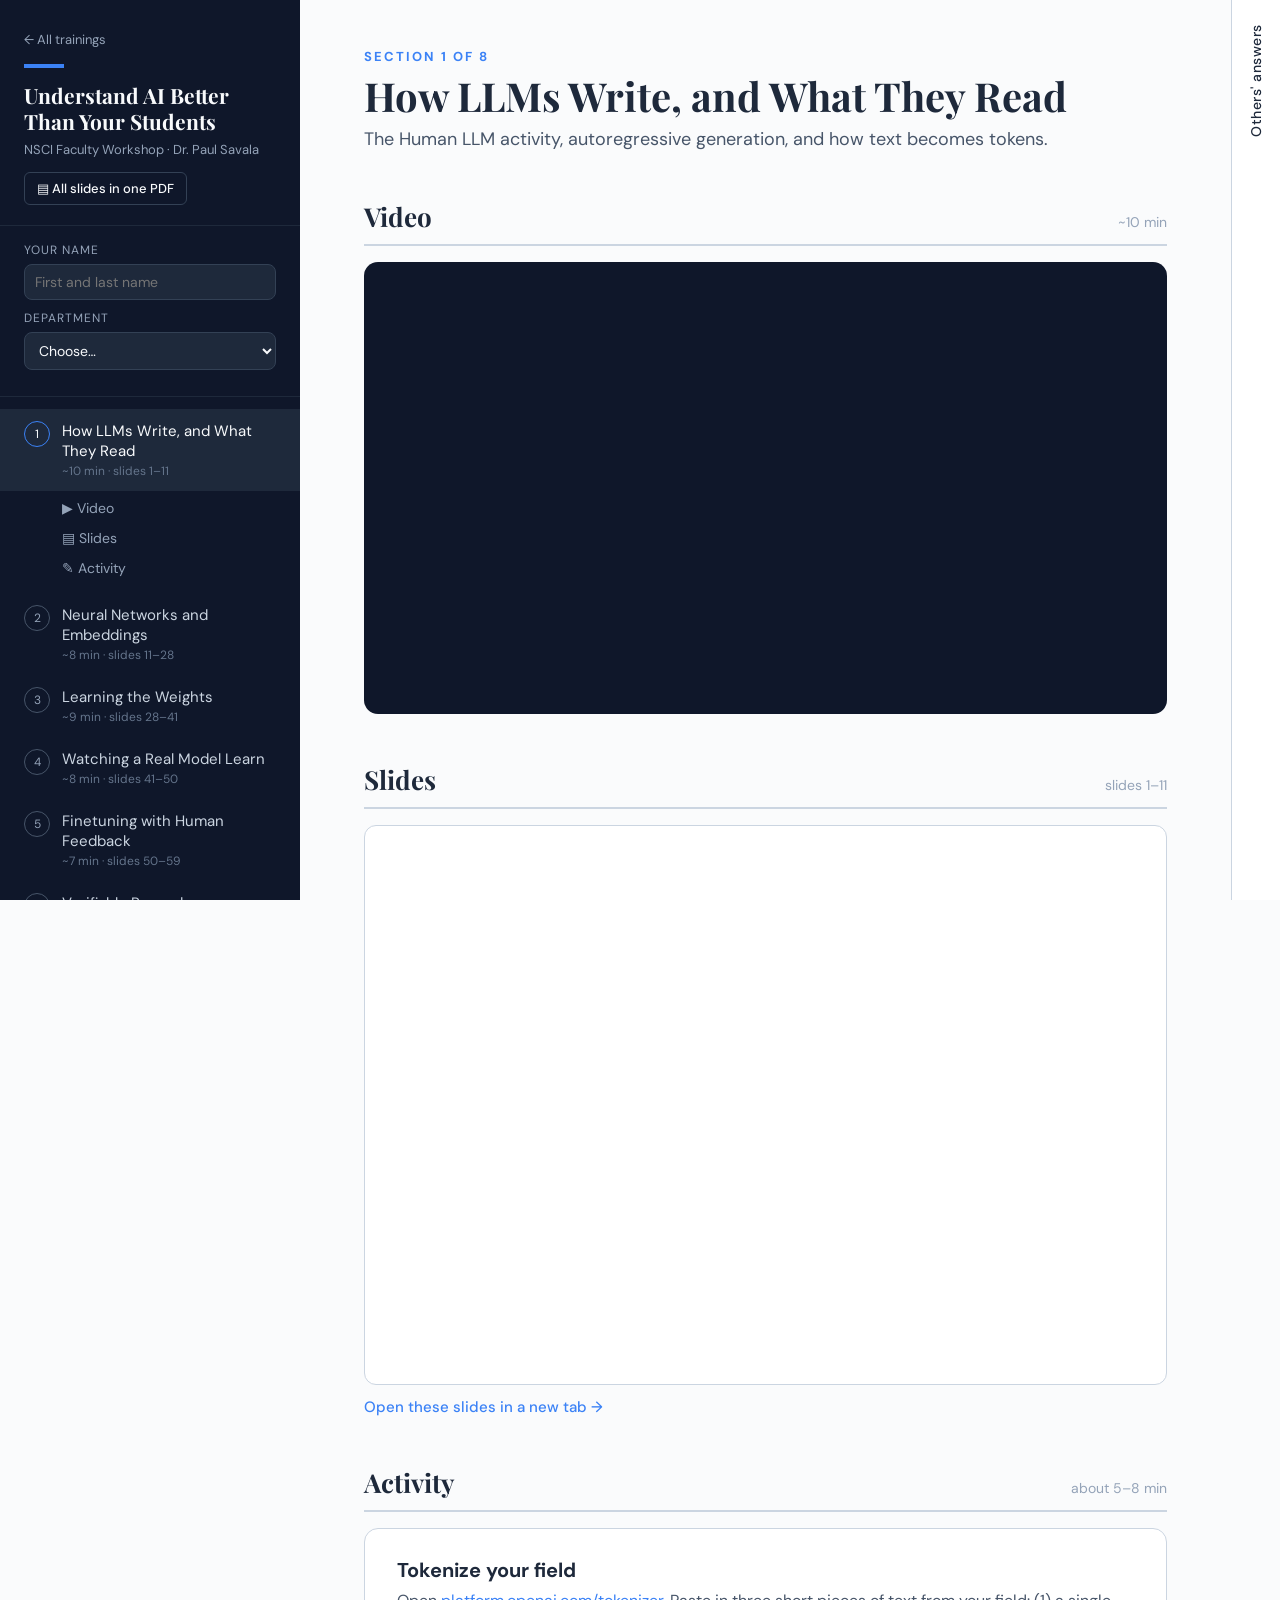
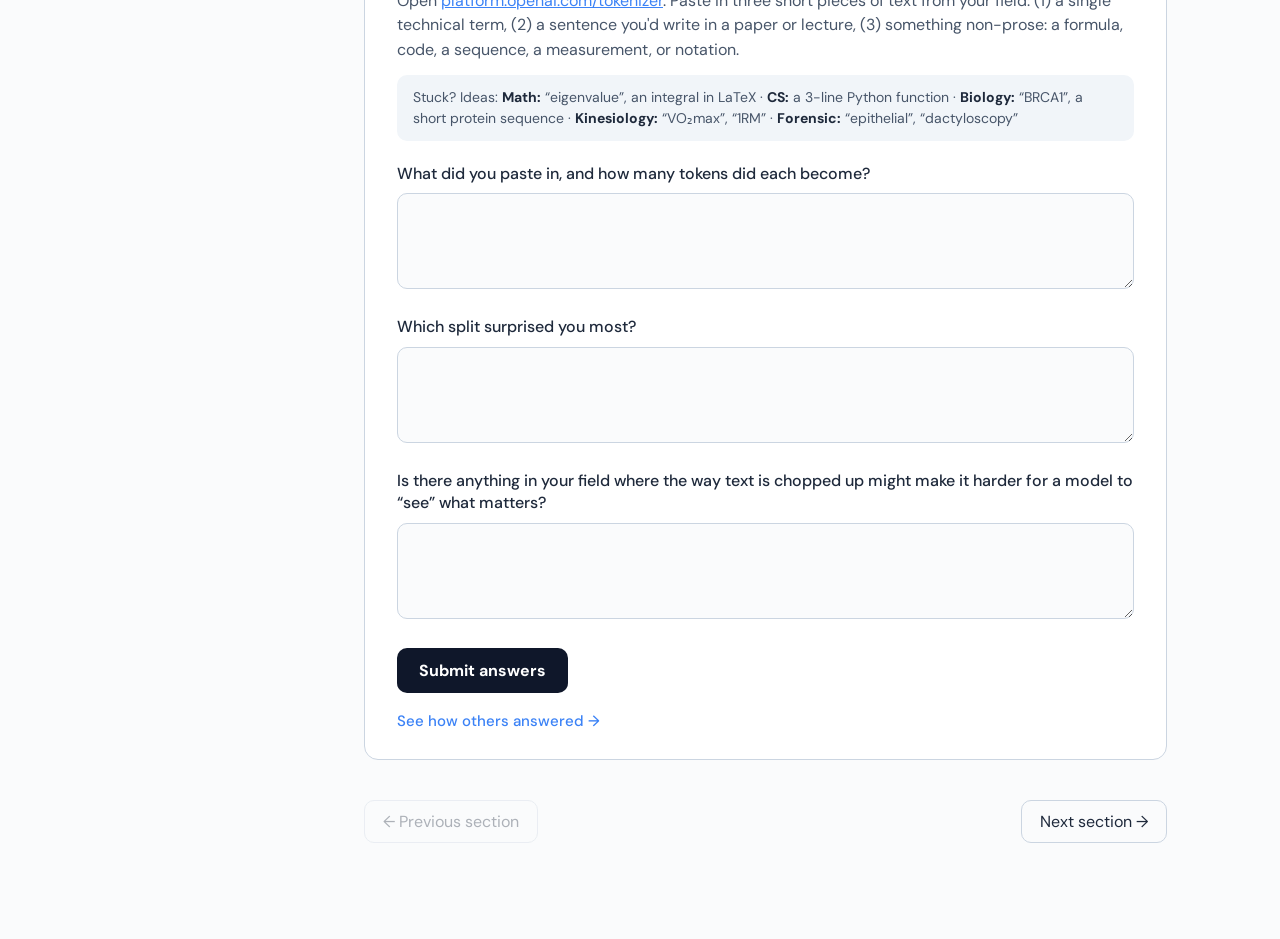
<file: understanding-ai/index.html>
<!DOCTYPE html>
<html lang="en">
<head>
<meta charset="utf-8">
<meta name="viewport" content="width=device-width, initial-scale=1">
<title>Understand AI Better Than Your Students</title>
<link rel="preconnect" href="https://fonts.googleapis.com">
<link href="https://fonts.googleapis.com/css2?family=Playfair+Display:wght@700&family=DM+Sans:wght@400;500;700&family=Roboto+Mono&display=swap" rel="stylesheet">
<link rel="stylesheet" href="../shared/workshop.css?v=3">
</head>
<body>
<script src="../shared/site-config.js?v=3"></script>
<script>
/* =====================================================================
   THIS TRAINING'S CONTENT: the only part to edit for this page.
   ---------------------------------------------------------------------
   youtubeId   The ID from the YouTube link: for
               https://www.youtube.com/watch?v=AbC123xyz  ->  "AbC123xyz"
   slidesPdf   Path to that section's slide PDF, relative to this folder,
               e.g. "slides/section-1.pdf". Leave "" until it exists.
   slides      The slide range shown to faculty (just a label).
   fullSlidesPdf  The whole deck in one PDF, linked from the sidebar.
   The Google Sheet address lives in ../shared/site-config.js.
   ===================================================================== */
window.TRAINING = {
  id: "understanding-ai",
  title: "Understand AI Better Than Your Students",
  subtitle: "NSCI Faculty Workshop",
  fullSlidesPdf: "slides/all-slides.pdf",
  sections: [
  { id: "s1", title: "How LLMs Write, and What They Read", mins: "~10 min", slides: "1–11",
    youtubeId: "R-3cAaO3O1I", slidesPdf: "slides/section-1.pdf",
    lede: "The Human LLM activity, autoregressive generation, and how text becomes tokens.",
    activity: {
      name: "Tokenize your field",
      instr: "Open <a href='https://platform.openai.com/tokenizer' target='_blank' rel='noopener'>platform.openai.com/tokenizer</a>. Paste in three short pieces of text from your field: (1) a single technical term, (2) a sentence you'd write in a paper or lecture, (3) something non-prose: a formula, code, a sequence, a measurement, or notation.",
      seeds: "<b>Math:</b> “eigenvalue”, an integral in LaTeX · <b>CS:</b> a 3-line Python function · <b>Biology:</b> “BRCA1”, a short protein sequence · <b>Kinesiology:</b> “VO₂max”, “1RM” · <b>Forensic:</b> “epithelial”, “dactyloscopy”",
      questions: [
        "What did you paste in, and how many tokens did each become?",
        "Which split surprised you most?",
        "Is there anything in your field where the way text is chopped up might make it harder for a model to “see” what matters?"
      ]
    }
  },
  { id: "s2", title: "Neural Networks and Embeddings", mins: "~8 min", slides: "11–28",
    youtubeId: "9tlnbo7IDsM", slidesPdf: "slides/section-2.pdf",
    lede: "Weights, layers, and how words become points in a space with thousands of dimensions.",
    activity: {
      name: "Words with a second life",
      instr: "<b>Part A.</b> Think of words that mean something specific in your field but something different in everyday English.<br><b>Part B.</b> Pick one. Ask Gemini a short question that uses it <i>without</i> saying what field you're in. Then ask again, adding one sentence of context (for example, “I'm a mathematician working in category theory.”).",
      seeds: "<b>Math:</b> category, field, ring, normal · <b>CS:</b> class, thread, cookie, inheritance · <b>Biology:</b> expression, culture, vector, translation · <b>Kinesiology:</b> load, power, fatigue · <b>Forensic:</b> trace, class, individualization",
      parts: [
        { label: "Part A: Your words", questions: [
          "List 2–3 words. For each, give the everyday meaning and your field's meaning.",
          "Which meaning do you think dominates the text online? Where might this cause trouble, for a model or a student?" ] },
        { label: "Part B: The ambiguity test", questions: [
          "What did you ask, and which meaning did Gemini assume the first time?",
          "How much context did it take to get your meaning? What does this suggest about how students should prompt these tools?" ] }
      ]
    }
  },
  { id: "s3", title: "Learning the Weights", mins: "~9 min", slides: "28–41",
    youtubeId: "DswoCCbE1Y8", slidesPdf: "slides/section-3.pdf",
    lede: "Guess, measure the error, turn the dials downhill, and repeat billions of times.",
    activity: {
      name: "Reflect on the video",
      instr: "This section packs in a lot. Take a minute to tell me how it landed. Your questions help me know what to explain better.",
      questions: [
        "What made sense?",
        "What didn't make sense, or felt fuzzy?",
        "What questions do you still have about this topic?"
      ]
    }
  },
  { id: "s4", title: "Watching a Real Model Learn", mins: "~8 min", slides: "41–50",
    youtubeId: "SN_vCGnKSa4", slidesPdf: "slides/section-4.pdf",
    lede: "Pythia goes from gibberish to Tokyo, Houston, Dallas, and finally Austin, and what that means for what models know.",
    activity: {
      name: "Is your field good next-word training data?",
      instr: "Think about the text that exists online in your field: textbooks, papers, forums, lecture notes, code repositories, case reports.",
      seeds: "Math has huge amounts of worked problems where each step follows from the last. Forensic case details are often confidential, and conclusions depend on physical evidence the text never shows. Kinesiology has lots of popular fitness content of very mixed quality.",
      questions: [
        "How much text exists in your field (1 = very little, 5 = enormous), and how reliable is it?",
        "If you saw the first half of a typical passage in your field, how well could an expert predict the next sentence? Does the next step follow from what came before, or does it depend on information that never appears in the text?",
        "One thing a model has probably learned well in your field, and one it probably hasn't:"
      ]
    }
  },
  { id: "s5", title: "Finetuning with Human Feedback", mins: "~7 min", slides: "50–59",
    youtubeId: "wT5xe2v00sU", slidesPdf: "slides/section-5.pdf",
    lede: "Supervised finetuning and RLHF: learning from human-written answers and human preferences.",
    activity: {
      name: "Could you write the answer key?",
      instr: "Think of a typical question or task from your field, one you'd give a student or a junior colleague.",
      seeds: "<b>Math:</b> a proof · <b>CS:</b> “design a system for X” · <b>Kinesiology:</b> a rehab plan for a specific client · <b>Forensic:</b> writing up conclusions from a scene",
      questions: [
        "What's the task? Could an expert write a single “ideal” response to it? Would two experts write roughly the same thing?",
        "Given two responses, could you write a rubric that lets a trained person reliably pick the better one? What would be on it?",
        "What parts of quality in your field are hard to put into a rubric?"
      ]
    }
  },
  { id: "s6", title: "Verifiable Rewards", mins: "~6 min", slides: "59–68",
    youtubeId: "vuMRKnHKM3w", slidesPdf: "slides/section-6.pdf",
    lede: "Why math and code improved so fast, and why other fields may not.",
    activity: {
      name: "What can a computer check?",
      instr: "List tasks from your field and sort them by whether a computer could automatically check the answer: by running code, checking a number, matching a known result, or logging a physical measurement.",
      questions: [
        "Two tasks where the answer can be checked automatically:",
        "Two tasks where only an expert's judgment can say whether the answer is good:",
        "For one of the judgment tasks: could any part of it be made checkable?"
      ]
    }
  },
  { id: "s7", title: "AI Agents", mins: "~6 min", slides: "68–75",
    youtubeId: "jtg9RaNahCE", slidesPdf: "slides/section-7.pdf",
    lede: "From answering to acting: what agents are, what they're good at, and what to ask them.",
    activity: {
      name: "Give an agent a job",
      instr: "<b>Part A.</b> Run these three prompts in Gemini, each adding one more step. Use a topic from your own field for all three.",
      prompts: [
        "1. Find three recent papers on [your topic] and list their titles, authors, and years.",
        "2. Find three recent papers on [your topic], then propose one new hypothesis that none of them tests and explain why it follows from their findings.",
        "3. Find three recent papers on [your topic], propose a new hypothesis that none of them tests, and then make a table comparing the three papers' methods."
      ],
      seeds: "<b>Biology:</b> antibiotic resistance in soil bacteria · <b>CS:</b> LLMs for automated code review · <b>Math:</b> machine-learning-assisted theorem proving · <b>Kinesiology:</b> wearable sensors for injury prediction in runners · <b>Forensic:</b> error rates in latent fingerprint analysis",
      parts: [
        { label: "Part A: Build up the steps", questions: [
          "Did it complete every step at each level? Check at least one cited paper: does it exist, and does it say what Gemini claimed?",
          "Where did quality drop off as the chain got longer: finding, reasoning, or producing?" ] },
        { label: "Part B: Your own tasks (write only, don't run)", questions: [
          "List 2–3 real tasks from the past month that each took you more than an hour. For each: what is the task, and what would “done” look like (how would you check it)?",
          "For each task: what would an agent need access to (files, email, a website, lab equipment, your judgment), and would you trust it: yes, no, or only with a human checking?" ] }
      ]
    }
  },
  { id: "s8", title: "AI in Science, and Wrap-up", mins: "~8 min", slides: "73–83",
    youtubeId: "gAfIvlfl4-k", slidesPdf: "slides/section-8.pdf",
    lede: "Where AI is moving fast in science, why timelines are long, and how to think about it all.",
    activity: {
      name: "Where will AI move fast in your field?",
      instr: "Using today's ideas (fast verification, tight feedback loops, abundant data), map out your field.",
      questions: [
        "Fast lane: what area of your field has quick, objective feedback, where AI could make real progress soon? Why?",
        "Slow lane: what area depends on judgment, rare data, physical work, or long timelines? Why will AI struggle there?",
        "Given those two lists, what should students in your field spend more time learning, and what less?"
      ]
    }
  }
]
};
</script>
<script src="../shared/workshop.js?v=4"></script>
</body>
</html>
</file>
<file: shared/workshop.css>
/* Shared styles for every training page. */
:root {
  --navy: #0F172A; --ink: #1E293B; --body: #475569; --muted: #94A3B8;
  --rule: #CBD5E1; --card: #F1F5F9; --bg: #FAFBFC; --blue: #3B82F6; --blue-soft: #DBEAFE;
  --green: #16A34A; --amber-bg: #FEF3C7; --amber-ink: #78350F; --red: #B91C1C;
}
* { box-sizing: border-box; }
html, body { margin: 0; }
body { min-height: 100vh; font-family: 'DM Sans', Arial, sans-serif; color: var(--body); background: var(--bg); }
a { color: var(--blue); }

/* ---------- training page layout ---------- */
body.training { display: flex; align-items: flex-start; }
aside.sidebar { width: 300px; flex: none; background: var(--navy); color: #CBD5E1; height: 100vh; position: sticky; top: 0; overflow-y: auto; display: flex; flex-direction: column; }
.brand { padding: 28px 24px 20px; border-bottom: 1px solid #1E293B; }
.brand .home { display: inline-block; font-size: 13px; color: var(--muted); text-decoration: none; margin-bottom: 16px; }
.brand .home:hover { color: #93C5FD; }
.brand .bar { width: 40px; height: 4px; background: var(--blue); margin-bottom: 14px; }
.brand h1 { font-family: 'Playfair Display', Georgia, serif; color: #F8FAFC; font-size: 21px; line-height: 1.25; margin: 0 0 6px; }
.brand p { margin: 0; font-size: 13px; color: var(--muted); }
.brand .all-slides { display: inline-block; margin-top: 14px; padding: 7px 12px; font-size: 13px; font-weight: 500; color: #F8FAFC; text-decoration: none; border: 1px solid #334155; border-radius: 6px; }
.brand .all-slides:hover { border-color: var(--blue); color: #93C5FD; }
.profile { padding: 16px 24px; border-bottom: 1px solid #1E293B; }
.profile label { display: block; font-size: 12px; text-transform: uppercase; letter-spacing: 1px; color: var(--muted); margin-bottom: 6px; }
.profile select, .profile input { width: 100%; padding: 8px 10px; border-radius: 8px; border: 1px solid #334155; background: #1E293B; color: #F8FAFC; font: inherit; font-size: 14px; margin-bottom: 10px; }
.profile input.missing, .profile select.missing { border-color: #F87171; }
nav { padding: 12px 0 24px; flex: 1; }
.sec-btn { width: 100%; display: flex; gap: 12px; align-items: flex-start; padding: 12px 24px; background: none; border: none; color: #CBD5E1; text-align: left; font: inherit; font-size: 15px; cursor: pointer; }
.sec-btn:hover { background: #1E293B; }
.sec-btn .num { flex: none; width: 26px; height: 26px; border-radius: 50%; border: 1.5px solid #475569; display: grid; place-items: center; font-size: 12px; color: var(--muted); }
.sec-btn.done .num { background: var(--green); border-color: var(--green); color: white; }
.sec-btn .meta { display: block; font-size: 12px; color: #64748B; margin-top: 2px; }
.sec-btn.active { background: #1E293B; color: #F8FAFC; }
.sec-btn.active .num { border-color: var(--blue); color: #F8FAFC; }
.sec-btn.done.active .num { border-color: var(--green); }
.sub { display: none; padding: 2px 0 10px 62px; }
.sub.open { display: block; }
.sub a { display: block; padding: 6px 0; color: var(--muted); text-decoration: none; font-size: 14px; }
.sub a:hover { color: #93C5FD; }

main { flex: 1; min-width: 0; padding: 48px 64px 96px; max-width: 1100px; }
.eyebrow { font-size: 13px; font-weight: 700; letter-spacing: 2px; text-transform: uppercase; color: var(--blue); }
h2.title { font-family: 'Playfair Display', Georgia, serif; color: var(--ink); font-size: 40px; margin: 8px 0 8px; line-height: 1.15; }
.lede { font-size: 18px; margin: 0 0 32px; max-width: 760px; }
h3.block { font-family: 'Playfair Display', Georgia, serif; color: var(--ink); font-size: 26px; margin: 48px 0 16px; padding-bottom: 10px; border-bottom: 2px solid var(--rule); display: flex; justify-content: space-between; align-items: baseline; gap: 12px; scroll-margin-top: 24px; }
h3.block small { font-family: 'DM Sans', Arial, sans-serif; font-size: 14px; color: var(--muted); font-weight: 400; }

.video { aspect-ratio: 16 / 9; background: var(--navy); border-radius: 14px; overflow: hidden; display: grid; place-items: center; color: var(--muted); }
.video iframe { width: 100%; height: 100%; border: 0; display: block; }
.slides-frame { width: 100%; height: 560px; border: 1px solid var(--rule); border-radius: 12px; background: white; display: block; }
.placeholder { border: 2px dashed var(--rule); border-radius: 12px; padding: 32px; text-align: center; color: var(--muted); }
.btn-link { display: inline-block; margin-top: 12px; font-size: 15px; text-decoration: none; font-weight: 500; }

.activity { background: white; border: 1px solid var(--rule); border-radius: 14px; padding: 28px 32px; }
.activity h4 { margin: 0 0 6px; font-size: 20px; color: var(--ink); }
.activity .instr { font-size: 16px; line-height: 1.55; margin: 0 0 8px; }
.prompt { display: block; font-family: 'Roboto Mono', monospace; font-size: 14px; background: var(--card); border-left: 4px solid var(--blue); padding: 10px 14px; border-radius: 6px; margin: 8px 0; color: var(--ink); white-space: pre-wrap; }
.seeds { font-size: 14px; color: var(--body); background: var(--card); border-radius: 10px; padding: 12px 16px; margin: 12px 0 20px; line-height: 1.5; }
.seeds b { color: var(--ink); }
.q { margin: 22px 0 0; }
.q label { display: block; font-weight: 500; color: var(--ink); margin-bottom: 8px; font-size: 16px; line-height: 1.4; }
.q textarea { width: 100%; min-height: 96px; padding: 12px 14px; border: 1px solid var(--rule); border-radius: 10px; font: inherit; font-size: 15px; color: var(--ink); resize: vertical; background: var(--bg); }
.q textarea:focus { outline: 2px solid var(--blue-soft); border-color: var(--blue); }
.part { font-size: 13px; font-weight: 700; letter-spacing: 1.5px; text-transform: uppercase; color: var(--muted); margin: 28px 0 0; }
.submit-row { display: flex; align-items: center; gap: 16px; margin-top: 24px; flex-wrap: wrap; }
.submit { background: var(--navy); color: white; border: none; border-radius: 10px; padding: 12px 22px; font: inherit; font-weight: 700; cursor: pointer; }
.submit:hover { background: #1E293B; }
.submit:disabled { opacity: 0.5; cursor: default; }
.status { font-size: 14px; }
.status.ok { color: var(--green); }
.status.err { color: var(--red); }
.others-link { display: inline-block; margin-top: 18px; padding: 0; background: none; border: none; font: inherit; font-size: 15px; font-weight: 500; color: var(--blue); cursor: pointer; }
.others-link:hover { text-decoration: underline; }
.nextbar { display: flex; justify-content: space-between; gap: 12px; margin-top: 40px; }
.nextbar button { background: none; border: 1px solid var(--rule); border-radius: 10px; padding: 10px 18px; font: inherit; color: var(--ink); cursor: pointer; }
.nextbar button:disabled { opacity: 0.35; cursor: default; }
.banner { background: var(--amber-bg); color: var(--amber-ink); font-size: 14px; padding: 10px 14px; border-radius: 10px; margin-bottom: 24px; }

/* ---------- home page ---------- */
.hero { background: var(--navy); color: #CBD5E1; padding: 72px 24px 64px; }
.hero .inner, .home-list { max-width: 960px; margin: 0 auto; }
.hero .bar { width: 48px; height: 5px; background: var(--blue); margin-bottom: 20px; }
.hero h1 { font-family: 'Playfair Display', Georgia, serif; color: #F8FAFC; font-size: 44px; line-height: 1.15; margin: 0 0 12px; }
.hero p { margin: 0; font-size: 18px; max-width: 640px; }
.home-list { padding: 48px 24px 96px; display: grid; grid-template-columns: repeat(auto-fill, minmax(280px, 1fr)); gap: 24px; }
.card { display: flex; flex-direction: column; gap: 10px; background: white; border: 1px solid var(--rule); border-radius: 14px; padding: 28px; text-decoration: none; color: var(--body); transition: border-color 0.15s, box-shadow 0.15s; }
.card:hover { border-color: var(--blue); box-shadow: 0 8px 24px rgba(15, 23, 42, 0.08); }
.card h2 { font-family: 'Playfair Display', Georgia, serif; color: var(--ink); font-size: 24px; margin: 0; line-height: 1.2; }
.card p { margin: 0; font-size: 15px; line-height: 1.5; }
.card .meta { font-size: 13px; color: var(--muted); }
.card .go { margin-top: auto; padding-top: 8px; font-weight: 700; color: var(--blue); font-size: 15px; }
.card.soon { pointer-events: none; opacity: 0.6; }

/* ---------- right sidebar: other people's answers ---------- */
/* Collapsed it's a narrow rail; open it's a panel beside the page (over it on narrower screens). */
aside.others { flex: none; margin-left: auto; position: sticky; top: 0; height: 100vh; display: flex; background: white; border-left: 1px solid var(--rule); }
.others-rail { width: 48px; flex: none; display: flex; flex-direction: column; align-items: center; gap: 10px; padding: 24px 0; background: none; border: none; font: inherit; color: var(--ink); cursor: pointer; }
.others-rail:hover { background: var(--card); }
.others-rail-label { writing-mode: vertical-rl; transform: rotate(180deg); font-size: 14px; font-weight: 500; letter-spacing: 0.5px; }
.others-count { min-width: 26px; padding: 3px 6px; border-radius: 13px; background: var(--blue-soft); color: var(--ink); font-size: 12px; font-weight: 700; text-align: center; }
.others-count:empty { display: none; }
.others-body { display: none; position: relative; width: var(--others-w, 360px); flex-direction: column; border-left: 1px solid var(--rule); }
/* the drag handle: a strip along the panel's left edge */
.others-resize { position: absolute; left: -4px; top: 0; bottom: 0; width: 8px; cursor: col-resize; z-index: 1; touch-action: none; }
.others-resize:hover, body.resizing .others-resize { background: var(--blue-soft); }
body.resizing { cursor: col-resize; user-select: none; }
body.resizing iframe { pointer-events: none; } /* videos and PDFs would otherwise swallow the drag */
aside.others.open .others-body { display: flex; }
aside.others.open .others-rail { display: none; }
.others-head { display: flex; justify-content: space-between; gap: 12px; padding: 28px 24px 16px; border-bottom: 1px solid var(--rule); }
.others-eyebrow { font-size: 12px; font-weight: 700; letter-spacing: 1.5px; text-transform: uppercase; color: var(--blue); }
.others-head h3 { font-family: 'Playfair Display', Georgia, serif; color: var(--ink); font-size: 22px; margin: 6px 0 4px; }
.others-head p { margin: 0; font-size: 13px; color: var(--muted); }
.others-close { flex: none; width: 32px; height: 32px; border: 1px solid var(--rule); border-radius: 8px; background: none; font-size: 20px; line-height: 1; color: var(--body); cursor: pointer; }
.others-close:hover { border-color: var(--blue); color: var(--blue); }
.others-list { flex: 1; overflow-y: auto; padding: 4px 24px 32px; }
.others-note { font-size: 14px; color: var(--muted); margin: 16px 0 0; }
.others-dept { border-bottom: 1px solid var(--rule); }
.others-dept > summary { display: flex; align-items: center; gap: 10px; padding: 14px 0; font-weight: 700; color: var(--ink); cursor: pointer; list-style: none; }
.others-person > summary { display: flex; align-items: center; gap: 10px; padding: 8px 0; font-weight: 500; color: var(--ink); cursor: pointer; list-style: none; }
.others-dept > summary::-webkit-details-marker, .others-person > summary::-webkit-details-marker { display: none; }
.others-dept > summary::before, .others-person > summary::before { content: "▸"; display: inline-block; color: var(--muted); font-size: 12px; transition: transform 0.15s; }
.others-dept[open] > summary::before, .others-person[open] > summary::before { transform: rotate(90deg); }
.others-dept > summary:hover, .others-person > summary:hover { color: var(--blue); }
.others-n { min-width: 22px; padding: 1px 7px; border-radius: 11px; background: var(--card); color: var(--body); font-size: 12px; font-weight: 700; text-align: center; }
.others-dept > .others-person { margin-left: 18px; }
.others-person[open] { padding-bottom: 12px; }
.others-person .others-q, .others-person .part { margin-left: 22px; }
.others-q { margin-top: 14px; }
.others-q h4 { margin: 0 0 8px; font-size: 15px; font-weight: 500; color: var(--ink); line-height: 1.4; }
.others-q blockquote { margin: 8px 0 0; padding: 10px 14px; background: var(--card); border-radius: 8px; font-size: 14px; line-height: 1.5; white-space: pre-wrap; overflow-wrap: anywhere; }

@media (max-width: 1280px) {
  aside.others.open { position: fixed; right: 0; top: 0; z-index: 10; box-shadow: -12px 0 32px rgba(15, 23, 42, 0.15); }
}

@media (max-width: 860px) {
  aside.others { position: fixed; right: 0; top: 0; z-index: 10; height: 100vh; background: none; border: none; pointer-events: none; }
  aside.others > * { pointer-events: auto; }
  .others-rail { position: fixed; right: 16px; bottom: 16px; width: auto; height: auto; flex-direction: row; padding: 10px 16px; border-radius: 24px; background: var(--navy); color: white; box-shadow: 0 6px 20px rgba(15, 23, 42, 0.3); }
  .others-rail:hover { background: var(--ink); }
  .others-rail-label { writing-mode: horizontal-tb; transform: none; }
  aside.others.open { left: 0; background: white; }
  .others-body { width: 100%; border-left: none; }
  .others-resize { display: none; }

  body.training { flex-direction: column; }
  aside.sidebar { width: 100%; height: auto; position: static; }
  main { padding: 28px 18px 80px; }
  h2.title { font-size: 30px; }
  .slides-frame { height: 420px; }
  .hero h1 { font-size: 34px; }
}
</file>
